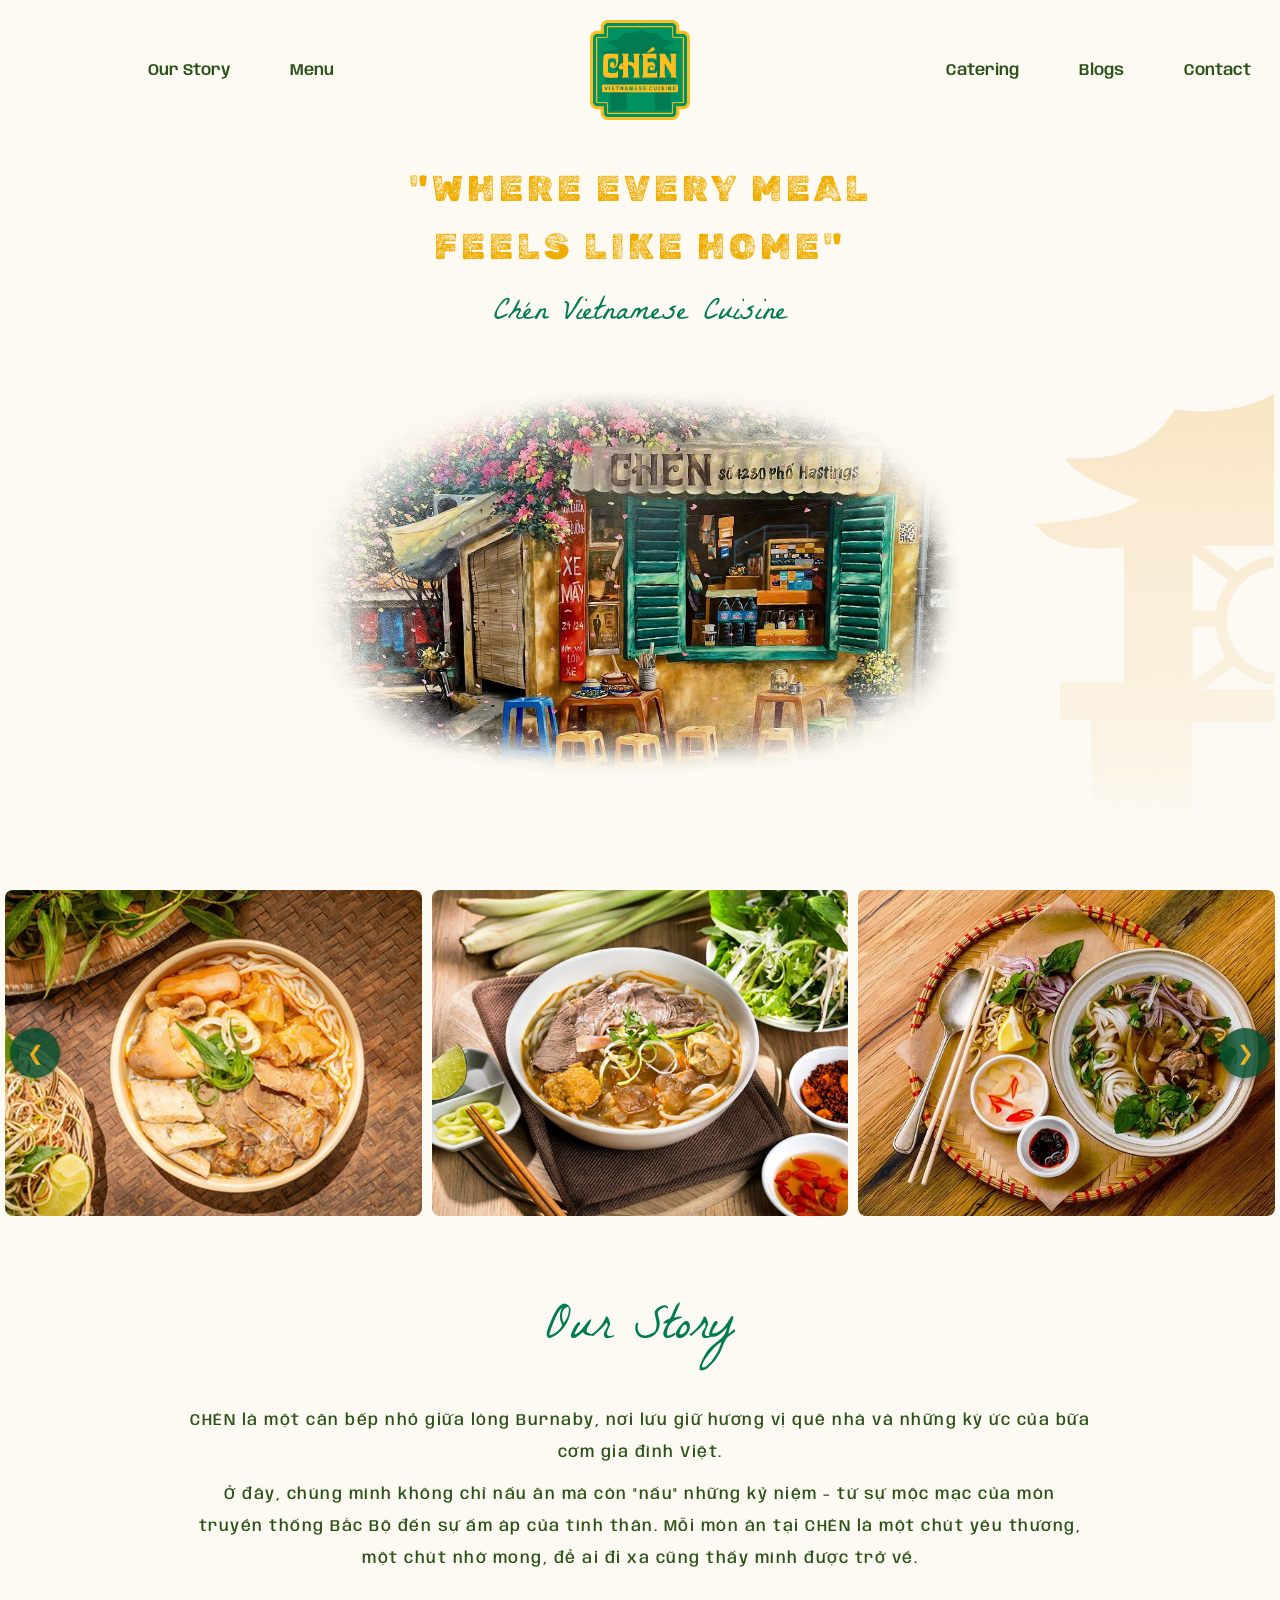
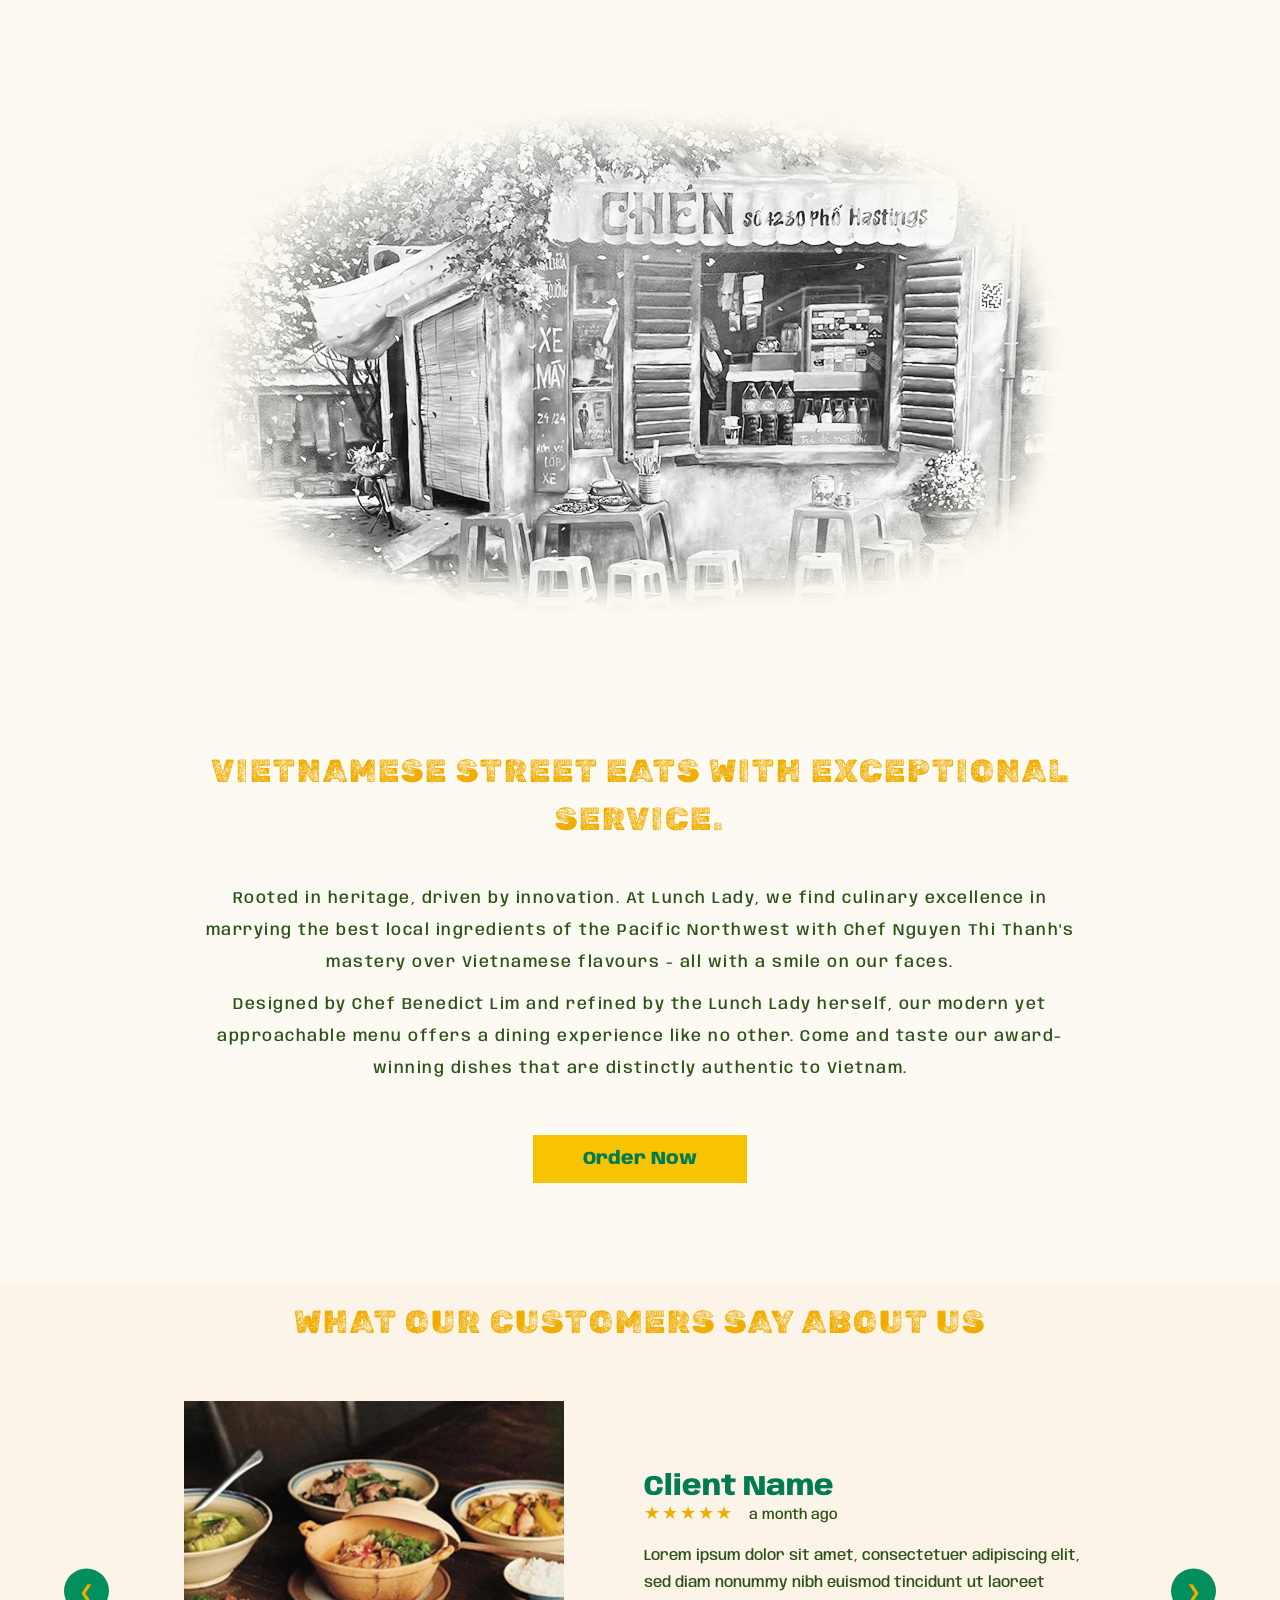
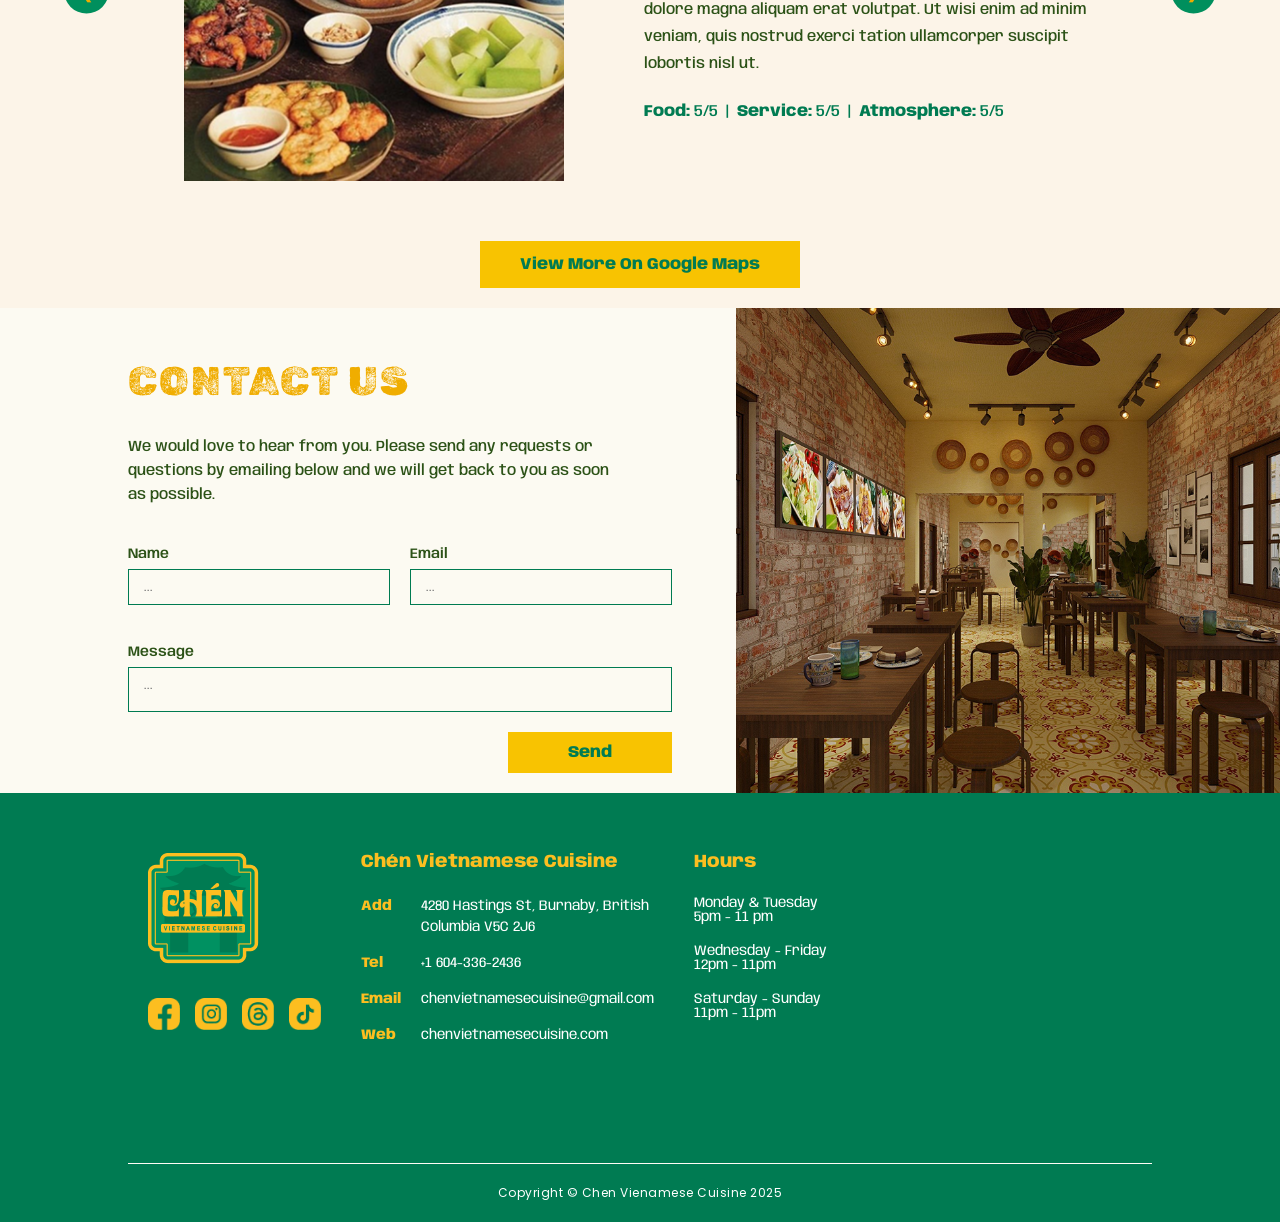
<file: index.html>
<!DOCTYPE html>
<html lang="vi">

<head>
    <meta charset="UTF-8">
    <meta name="viewport" content="width=device-width, initial-scale=1.0">
    <title>Chén Vietnamese Cuisine</title>

    <link rel="preconnect" href="https://fonts.googleapis.com">
    <link rel="preconnect" href="https://fonts.gstatic.com" crossorigin>
    <link
        href="https://fonts.googleapis.com/css2?family=Anybody:wght@400;500;600;800&family=La+Belle+Aurore&family=Poppins:wght@400&family=Rubik+Dirt&display=swap"
        rel="stylesheet">
    <link rel="stylesheet" href="assets/css/style.css">
</head>

<body>
    <header class="main-header">
        <button class="hamburger-btn" id="hamburgerBtn" aria-label="Open menu">
            <span></span>
            <span></span>
            <span></span>
        </button>

        <!-- Mobile Menu Overlay -->
        <div class="mobile-menu-overlay" id="mobileMenuOverlay">
            <button class="mobile-menu-close" id="mobileMenuClose" aria-label="Close menu">&#10005;</button>
            <ul class="mobile-nav-links">
                <li><a href="about-us.html">Our Story</a></li>
                <li><a href="menu.html">Menu</a></li>
                <li><a href="catering.html">Catering</a></li>
                <li><a href="blog.html">Blogs</a></li>
                <li><a href="contact.html">Contact</a></li>
            </ul>
        </div>
        <nav class="navbar">
            <ul class="nav-links nav-left">
                <li><a href="about-us.html">Our Story</a></li>
                <li><a href="menu.html">Menu</a></li>
            </ul>

            <a href="index.html" class="logo">
                <img src="assets/images/logo.png" alt="Chén Vietnamese Cuisine Logo">
            </a>

            <ul class="nav-links nav-right">
                <li><a href="catering.html">Catering</a></li>
                <li><a href="blog.html">Blogs</a></li>
                <li><a href="contact.html">Contact</a></li>
            </ul>
        </nav>
    </header>

    <section class="hero-section">
        <div class="watermark-container">
            <img src="assets/images/watermark.png" alt="Họa tiết trang trí" class="watermark-img">
        </div>

        <div class="hero-text">
            <h1 class="quote">"WHERE EVERY MEAL<br>FEELS LIKE HOME"</h1>
            <p class="subtitle">Chén Vietnamese Cuisine</p>
        </div>

        <div class="hero-image">
            <img src="assets/images/storefront.png" alt="Cửa hàng Chén Vietnamese Cuisine">
        </div>
    </section>

    <section class="food-slider-section">
        <div class="slider-container">
            <button class="slider-btn prev-btn" aria-label="Previous image">&#10094;</button>

            <div class="slider-track" id="sliderTrack">
                <div class="slide"><img src="assets/images/food1.png" alt="Món bún bò"></div>
                <div class="slide"><img src="assets/images/food2.png" alt="Món bún phở"></div>
                <div class="slide"><img src="assets/images/food3.png" alt="Món gỏi cuốn"></div>
                <div class="slide"><img src="assets/images/food2.png" alt="Món bún phở"></div>
                <div class="slide"><img src="assets/images/food4.png" alt="Món bún huế"></div>
                <div class="slide"><img src="assets/images/food5.png" alt="Món bún đậu"></div>
            </div>

            <button class="slider-btn next-btn" aria-label="Next image">&#10095;</button>
        </div>
    </section>

    <section class="about-us-section">
        <div class="about-container">
            <h2 class="story-title">Our Story</h2>

            <p class="story-text">
                CHÉN là một căn bếp nhỏ giữa lòng Burnaby, nơi lưu giữ hương vị quê nhà và những ký ức của bữa cơm gia
                đình Việt.
            </p>
            <p class="story-text">
                Ở đây, chúng mình không chỉ nấu ăn mà còn "nấu" những kỷ niệm - từ sự mộc mạc của món truyền thống Bắc
                Bộ đến sự ấm áp của tình thân. Mỗi món ăn tại CHÉN là một chút yêu thương, một chút nhớ mong, để ai đi
                xa cũng thấy mình được trở về.
            </p>

            <div class="story-image-wrapper">
                <img src="assets/images/storefront2.png" alt="Chén Black and White" class="bw-faded-img">
            </div>

            <h2 class="street-eats-title">VIETNAMESE STREET EATS WITH EXCEPTIONAL SERVICE.</h2>

            <p class="story-text">
                Rooted in heritage, driven by innovation. At Lunch Lady, we find culinary excellence in marrying the
                best local ingredients of the Pacific Northwest with Chef Nguyen Thi Thanh's mastery over Vietnamese
                flavours - all with a smile on our faces.
            </p>
            <p class="story-text">
                Designed by Chef Benedict Lim and refined by the Lunch Lady herself, our modern yet approachable menu
                offers a dining experience like no other. Come and taste our award-winning dishes that are distinctly
                authentic to Vietnam.
            </p>

            <div class="btn-container">
                <a href="#" class="order-btn">Order Now</a>
            </div>
        </div>
    </section>

    <section class="customer-reviews-section">
        <h2 class="reviews-title">WHAT OUR CUSTOMERS SAY ABOUT US</h2>

        <div class="reviews-slider-wrapper">
            <button class="review-btn review-prev-btn" aria-label="Previous review">&#10094;</button>

            <div class="reviews-viewport">
                <div class="reviews-track" id="reviewsTrack">

                    <div class="review-slide">
                        <div class="review-image">
                            <img src="assets/images/review-food1.png" alt="Customer Photo">
                        </div>
                        <div class="review-content">
                            <h3 class="client-name">Client Name</h3>
                            <div class="review-meta">
                                <span class="stars">&#9733;&#9733;&#9733;&#9733;&#9733;</span>
                                <span class="time-ago">a month ago</span>
                            </div>
                            <p class="review-text">
                                Lorem ipsum dolor sit amet, consectetuer adipiscing elit, sed diam nonummy nibh euismod
                                tincidunt ut laoreet dolore magna aliquam erat volutpat. Ut wisi enim ad minim veniam,
                                quis nostrud exerci tation ullamcorper suscipit lobortis nisl ut.
                            </p>
                            <p class="review-ratings">
                                <strong>Food:</strong> 5/5 &nbsp;|&nbsp; <strong>Service:</strong> 5/5 &nbsp;|&nbsp;
                                <strong>Atmosphere:</strong> 5/5
                            </p>
                        </div>
                    </div>

                    <div class="review-slide">
                        <div class="review-image">
                            <img src="assets/images/review-food2.png" alt="Customer Photo">
                        </div>
                        <div class="review-content">
                            <h3 class="client-name">John Doe</h3>
                            <div class="review-meta">
                                <span class="stars">&#9733;&#9733;&#9733;&#9733;&#9733;</span>
                                <span class="time-ago">2 weeks ago</span>
                            </div>
                            <p class="review-text">
                                The best Vietnamese food in town! The pho broth is incredibly rich and authentic. Highly
                                recommend the spring rolls as well. Exceptional service with a smile.
                                Lorem ipsum dolor sit amet, consectetuer adipiscing elit, sed diam nonummy nibh euismod
                                tincidunt ut laoreet dolore magna aliquam erat volutpat. Ut wisi enim ad minim veniam,
                                quis nostrud exerci tation ullamcorper suscipit lobortis nisl ut.
                            </p>
                            <p class="review-ratings">
                                <strong>Food:</strong> 5/5 &nbsp;|&nbsp; <strong>Service:</strong> 5/5 &nbsp;|&nbsp;
                                <strong>Atmosphere:</strong> 5/5
                            </p>
                        </div>
                    </div>

                </div>
            </div>

            <button class="review-btn review-next-btn" aria-label="Next review">&#10095;</button>
        </div>

        <div class="maps-btn-container">
            <a href="#" class="view-maps-btn">View More On Google Maps</a>
        </div>
    </section>

    <section class="contact-section">
        <div class="contact-container">
            <div class="contact-form-side">
                <h2 class="contact-title">CONTACT US</h2>
                <p class="contact-desc">
                    We would love to hear from you. Please send any requests or questions by emailing below and we will
                    get back to you as soon as possible.
                </p>

                <form class="contact-form">
                    <div class="form-row">
                        <div class="form-group">
                            <label for="name">Name</label>
                            <input type="text" id="name" name="name" placeholder="...">
                        </div>
                        <div class="form-group">
                            <label for="email">Email</label>
                            <input type="email" id="email" name="email" placeholder="...">
                        </div>
                    </div>

                    <div class="form-group">
                        <label for="message">Message</label>
                        <textarea id="message" name="message" rows="1" placeholder="..."></textarea>
                    </div>

                    <div class="form-submit">
                        <button type="submit" class="send-btn">Send</button>
                    </div>
                </form>
            </div>

            <div class="contact-image-side">
                <img src="assets/images/contact.png" alt="Nhà hàng Chén">
            </div>
        </div>
    </section>

    <footer class="main-footer">
        <div class="footer-container">
            <div class="footer-column footer-brand">
                <a href="index.html" class="footer-logo">
                    <img src="assets/images/logo2.png" alt="Logo Footer">
                </a>
                <div class="social-icons">
                    <a href="#"><img src="assets/images/facebook.png" alt="Facebook"></a>
                    <a href="#"><img src="assets/images/instagram.png" alt="Instagram"></a>
                    <a href="#"><img src="assets/images/thread.png" alt="Threads"></a>
                    <a href="#"><img src="assets/images/tiktok.png" alt="Tiktok"></a>
                </div>
            </div>

            <div class="footer-column footer-info">
                <h3 class="footer-heading">Chén Vietnamese Cuisine</h3>
                <div class="info-item">
                    <span class="info-label">Add</span>
                    <p>4280 Hastings St, Burnaby, British Columbia V5C 2J6</p>
                </div>
                <div class="info-item">
                    <span class="info-label">Tel</span>
                    <p>+1 604-336-2436</p>
                </div>
                <div class="info-item">
                    <span class="info-label">Email</span>
                    <p>chenvietnamesecuisine@gmail.com</p>
                </div>
                <div class="info-item">
                    <span class="info-label">Web</span>
                    <p>chenvietnamesecuisine.com</p>
                </div>
            </div>

            <div class="footer-column footer-hours">
                <h3 class="footer-heading">Hours</h3>
                <div class="hour-item">
                    <p>Monday & Tuesday</p>
                    <p class="time">5pm - 11 pm</p>
                </div>
                <div class="hour-item">
                    <p>Wednesday - Friday</p>
                    <p class="time">12pm - 11pm</p>
                </div>
                <div class="hour-item">
                    <p>Saturday - Sunday</p>
                    <p class="time">11pm - 11pm</p>
                </div>
            </div>

            <div class="footer-column footer-map">
                <div class="map-container">
                    <iframe
                        src="https://www.google.com/maps/embed?pb=!1m18!1m12!1m3!1d2602.810578505021!2d-123.0093838!3d49.281895!2m3!1f0!2f0!3f0!3m2!1i1024!2i768!4f13.1!3m3!1m2!1s0x548677270f20d753%3A0x6336e4f165e63840!2zNDI4MCBIYXN0aW5ncyBTdCwgQnVybmFieSwgQkMgVjVDIDJKNiwgQ2FuYWRh!5e0!3m2!1svi!2s!4v1710000000000"
                        allowfullscreen="" loading="lazy" referrerpolicy="no-referrer-when-downgrade">
                    </iframe>
                </div>
            </div>
        </div>

        <div class="footer-bottom">
            <p>Copyright © Chen Vienamese Cuisine 2025</p>
        </div>
    </footer>
    <script src="assets/js/script.js"></script>
    <script>
        document.addEventListener('DOMContentLoaded', () => {
            const initSlider = (trackId, prevBtnClass, nextBtnClass, slideClass, intervalTime) => {
                const track = document.getElementById(trackId);
                if (!track) return;

                const prevBtn = document.querySelector(prevBtnClass);
                const nextBtn = document.querySelector(nextBtnClass);
                const slides = track.querySelectorAll(slideClass);

                if (slides.length === 0) return;

                let currentIndex = 0;
                let autoPlayInterval;

                const getMaxIndex = () => {
                    const slideWidth = slides[0].clientWidth;
                    const visibleSlides = Math.round(track.clientWidth / slideWidth) || 1;
                    return Math.max(0, slides.length - visibleSlides);
                };

                const updateSlider = () => {
                    const slideWidth = slides[0].clientWidth;
                    const maxIndex = getMaxIndex();

                    if (currentIndex > maxIndex) currentIndex = maxIndex;
                    if (currentIndex < 0) currentIndex = 0;

                    track.style.transform = `translateX(-${currentIndex * slideWidth}px)`;
                };

                const nextSlide = () => {
                    currentIndex = (currentIndex >= getMaxIndex()) ? 0 : currentIndex + 1;
                    updateSlider();
                };

                const prevSlide = () => {
                    currentIndex = (currentIndex <= 0) ? getMaxIndex() : currentIndex - 1;
                    updateSlider();
                };

                const startAutoPlay = () => {
                    clearInterval(autoPlayInterval);
                    autoPlayInterval = setInterval(nextSlide, intervalTime);
                };

                if (nextBtn) {
                    nextBtn.addEventListener('click', () => {
                        nextSlide();
                        startAutoPlay();
                    });
                }

                if (prevBtn) {
                    prevBtn.addEventListener('click', () => {
                        prevSlide();
                        startAutoPlay();
                    });
                }

                window.addEventListener('resize', () => {
                    currentIndex = 0;
                    updateSlider();
                });

                // Khởi động
                setTimeout(() => {
                    updateSlider();
                    startAutoPlay();
                }, 100);
            };
            initSlider('sliderTrack', '.prev-btn', '.next-btn', '.slide', 3000);
            initSlider('reviewsTrack', '.review-prev-btn', '.review-next-btn', '.review-slide', 5000);
        });
    </script>

</body>

</html>
</file>
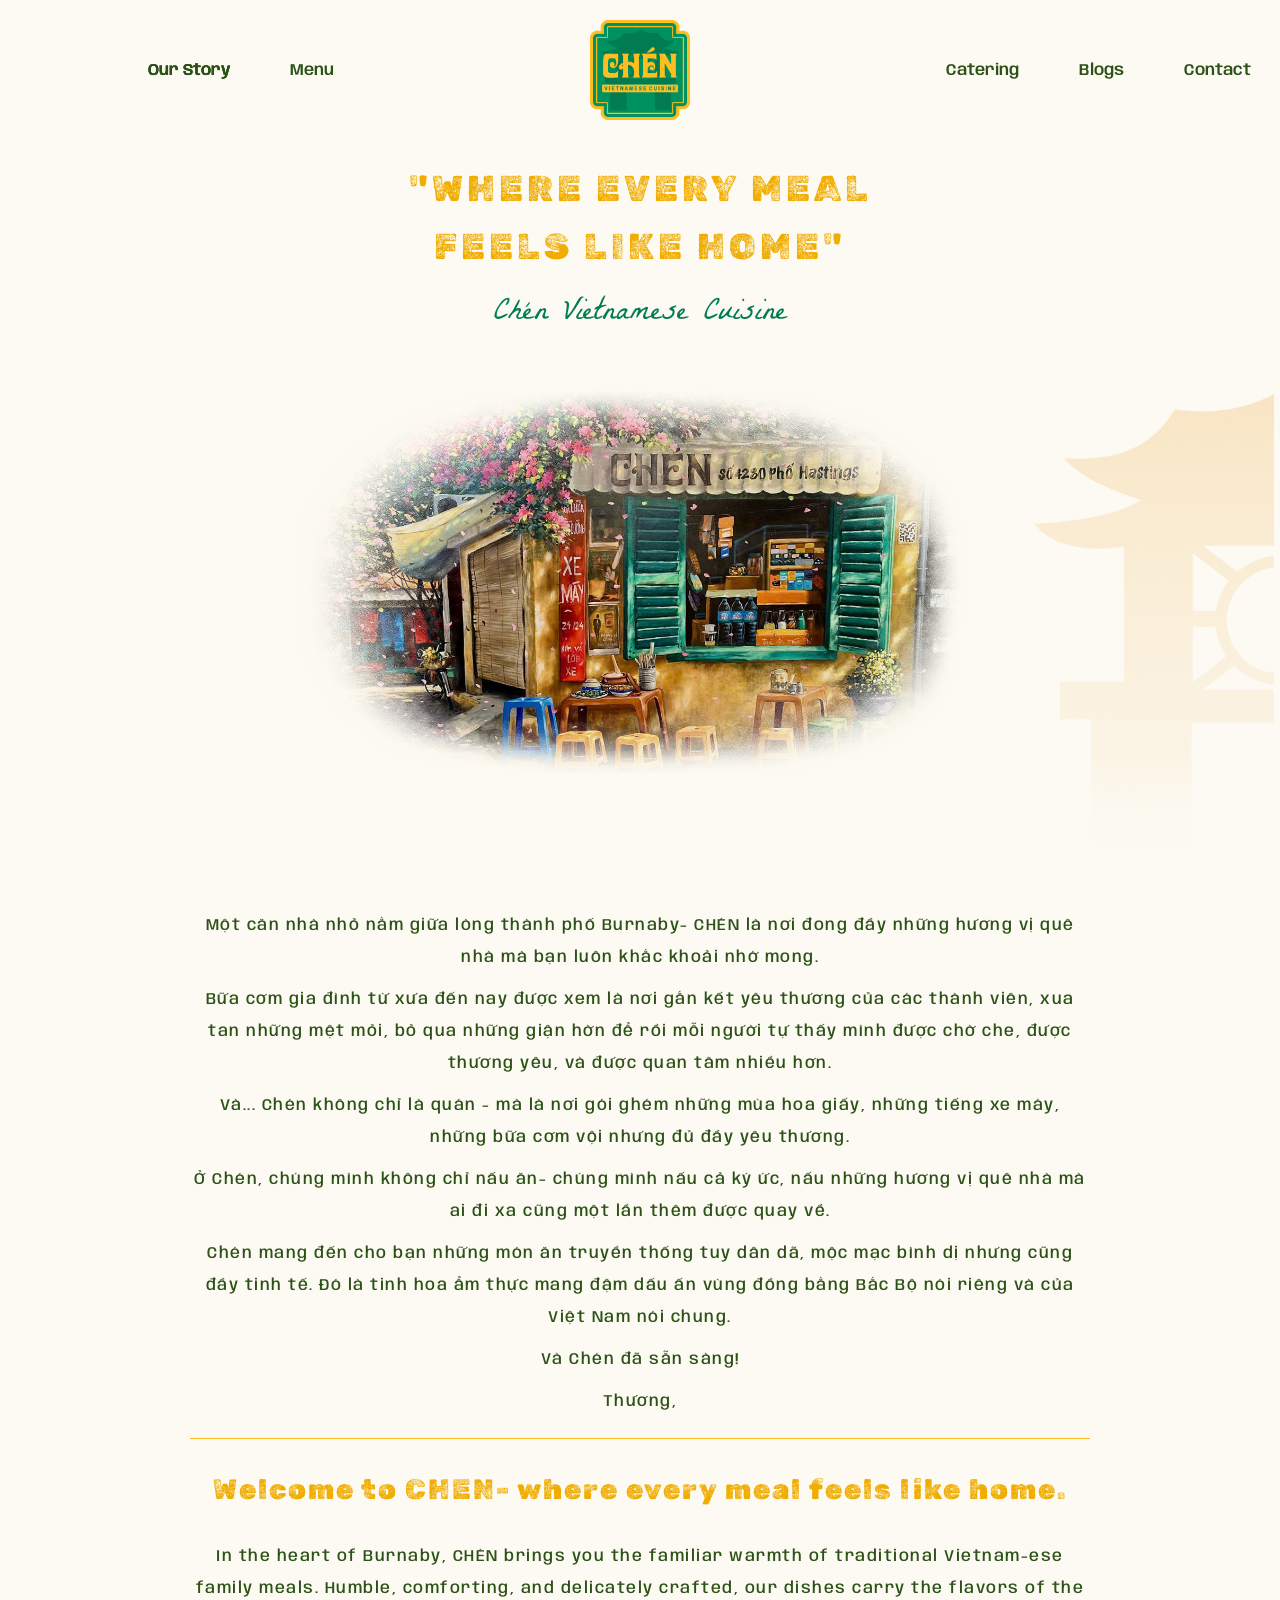
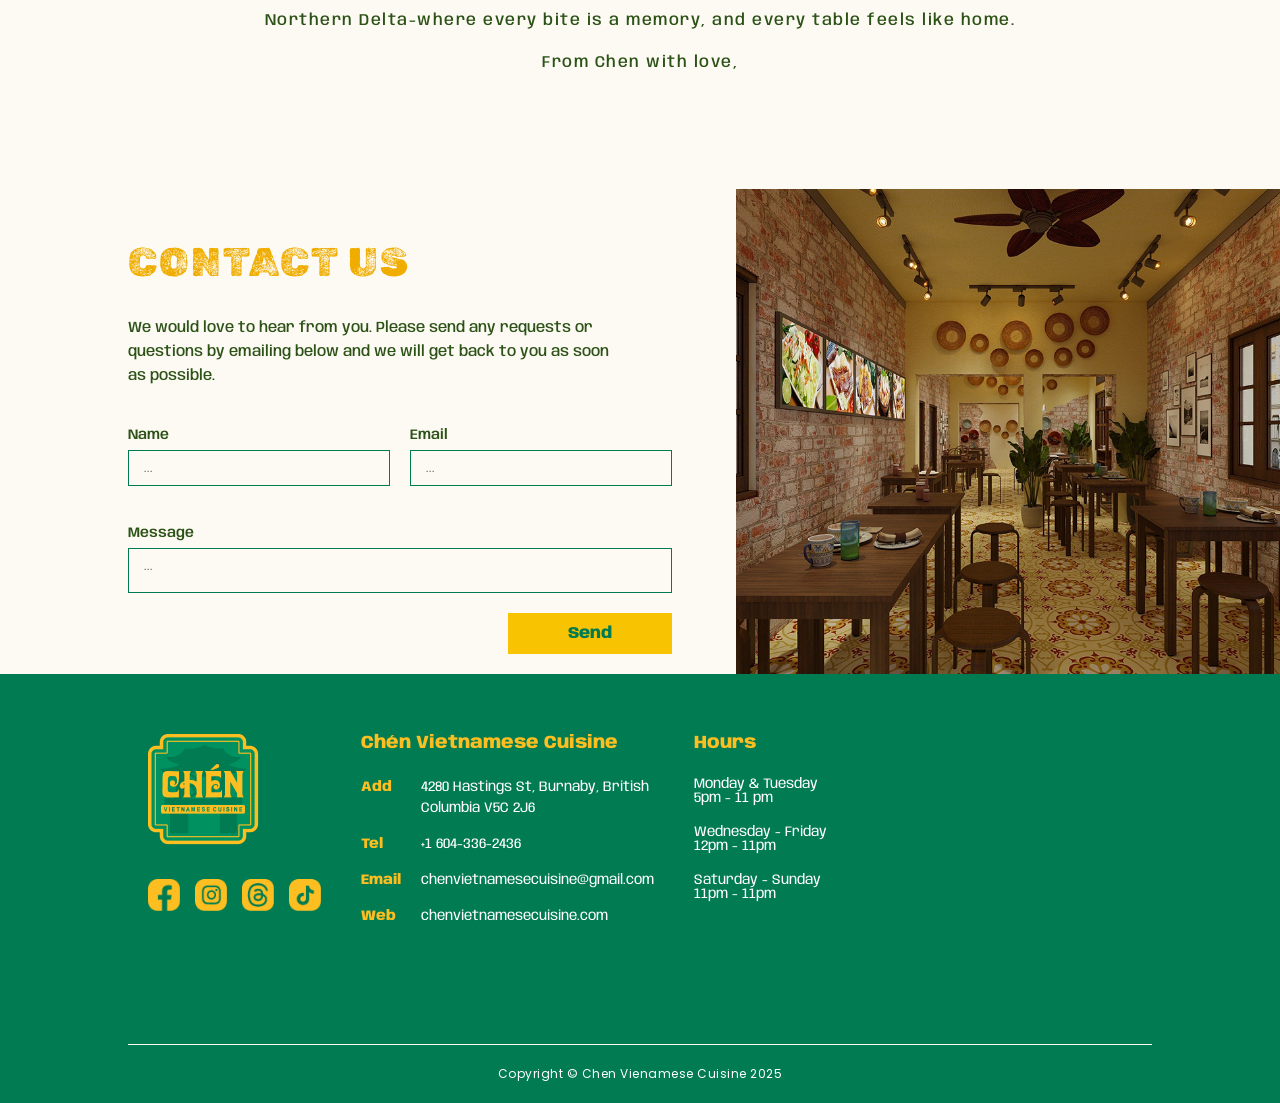
<file: about-us.html>
<!DOCTYPE html>
<html lang="vi">

<head>
    <meta charset="UTF-8">
    <meta name="viewport" content="width=device-width, initial-scale=1.0">
    <title>Chén Vietnamese Cuisine</title>
    <link rel="preconnect" href="https://fonts.googleapis.com">
    <link rel="preconnect" href="https://fonts.gstatic.com" crossorigin>
    <link href="https://fonts.googleapis.com/css2?family=Anybody:wght@400;500;600;800&family=La+Belle+Aurore&family=Poppins:wght@400&family=Rubik+Dirt&display=swap" rel="stylesheet">   
    <link rel="stylesheet" href="assets/css/style.css">
    <link rel="stylesheet" href="assets/css/about-us.css">
</head>

<body>
    <header class="main-header">
        <button class="hamburger-btn" id="hamburgerBtn" aria-label="Open menu">
            <span></span>
            <span></span>
            <span></span>
        </button>

        <!-- Mobile Menu Overlay -->
        <div class="mobile-menu-overlay" id="mobileMenuOverlay">
            <button class="mobile-menu-close" id="mobileMenuClose" aria-label="Close menu">&#10005;</button>
            <ul class="mobile-nav-links">
                <li><a href="about-us.html" class="active">Our Story</a></li>
                <li><a href="menu.html">Menu</a></li>
                <li><a href="catering.html">Catering</a></li>
                <li><a href="blog.html">Blogs</a></li>
                <li><a href="#">Contact</a></li>
            </ul>
        </div>
        <nav class="navbar">
            <ul class="nav-links nav-left">
                <li><a href="about-us.html" class="active">Our Story</a></li>
                <li><a href="menu.html">Menu</a></li>
            </ul>

            <a href="index.html" class="logo">
                <img src="assets/images/logo.png" alt="Chén Vietnamese Cuisine Logo">
            </a>

            <ul class="nav-links nav-right">
                <li><a href="catering.html">Catering</a></li>
                <li><a href="blog.html">Blogs</a></li>
                <li><a href="#">Contact</a></li>
            </ul>
        </nav>
    </header>

    <section class="hero-section">
        <div class="watermark-container">
            <img src="assets/images/watermark.png" alt="Họa tiết trang trí" class="watermark-img">
        </div>

        <div class="hero-text">
            <h1 class="quote">"WHERE EVERY MEAL<br>FEELS LIKE HOME"</h1>
            <p class="subtitle">Chén Vietnamese Cuisine</p>
        </div>

        <div class="hero-image">
            <img src="assets/images/storefront.png" alt="Cửa hàng Chén Vietnamese Cuisine">
        </div>
    </section>

    <section class="about-us-section">
        <div class="about-container">
            <p class="story-text">
                Một căn nhà nhỏ nằm giữa lòng thành phố Burnaby- CHÉN là nơi đong đầy những hương vị quê nhà mà bạn luôn khắc 
                khoải nhớ mong.
            </p>
            <p class="story-text">
                Bữa cơm gia đình từ xưa đến nay được xem là nơi gắn kết yêu thương của các thành viên, xua tan những mệt mỏi, bỏ 
                qua những giận hờn để rồi mỗi người tự thấy mình được chờ che, được thương yêu, và được quan tâm nhiều hơn.
            </p>
            <p class="story-text">
                Và... Chén không chỉ là quán - mà là nơi gói ghém những mùa hoa giấy, những tiếng xe máy, những bữa cơm vội nhưng 
                đủ đầy yêu thương.
            </p>
            <p class="story-text">
                Ở Chén, chúng mình không chỉ nấu ăn- chúng mình nấu cả ký ức, nấu những hương vị quê nhà mà ai đi xa cũng một lần 
                thêm được quay về.
            </p>
            <p class="story-text">
                Chén mang đến cho bạn những món ăn truyền thống tuy dân dã, mộc mạc bình dị nhưng cũng đầy tinh tế. Đó là tinh hoa 
                ẩm thực mang đậm dấu ấn vùng đồng bằng Bắc Bộ nói riêng và của Việt Nam nói chung.
            </p>
            <p class="story-text">
                Và Chén đã sẵn sàng!
            </p>
            <p class="story-text">
                Thương,
            </p>
            <hr style="margin-top: 20px; background-color: #FCBE20; height: 1px; border: none;">

            <h2 class="about-us-title">Welcome to CHEN- where every meal feels like home.</h2>

            <p class="story-text">
                In the heart of Burnaby, CHÉN brings you the familiar warmth of traditional Vietnam-ese family meals. Humble, 
                comforting, and delicately crafted, our dishes carry the flavors of the Northern Delta-where every bite is a 
                memory, and every table feels like home.
            </p>
            <p class="story-text">
                From Chen with love,
            </p>
        </div>
    </section>

    <section class="contact-section">
        <div class="contact-container">
            <div class="contact-form-side">
                <h2 class="contact-title">CONTACT US</h2>
                <p class="contact-desc">
                    We would love to hear from you. Please send any requests or questions by emailing below and we will
                    get back to you as soon as possible.
                </p>

                <form class="contact-form">
                    <div class="form-row">
                        <div class="form-group">
                            <label for="name">Name</label>
                            <input type="text" id="name" name="name" placeholder="...">
                        </div>
                        <div class="form-group">
                            <label for="email">Email</label>
                            <input type="email" id="email" name="email" placeholder="...">
                        </div>
                    </div>

                    <div class="form-group">
                        <label for="message">Message</label>
                        <textarea id="message" name="message" rows="1" placeholder="..."></textarea>
                    </div>

                    <div class="form-submit">
                        <button type="submit" class="send-btn">Send</button>
                    </div>
                </form>
            </div>

            <div class="contact-image-side">
                <img src="assets/images/contact.png" alt="Nhà hàng Chén">
            </div>
        </div>
    </section>

    <footer class="main-footer">
        <div class="footer-container">
            <div class="footer-column footer-brand">
                <a href="index.html" class="footer-logo">
                    <img src="assets/images/logo2.png" alt="Logo Footer">
                </a>
                <div class="social-icons">
                    <a href="#"><img src="assets/images/facebook.png" alt="Facebook"></a>
                    <a href="#"><img src="assets/images/instagram.png" alt="Instagram"></a>
                    <a href="#"><img src="assets/images/thread.png" alt="Threads"></a>
                    <a href="#"><img src="assets/images/tiktok.png" alt="Tiktok"></a>
                </div>
            </div>

            <div class="footer-column footer-info">
                <h3 class="footer-heading">Chén Vietnamese Cuisine</h3>
                <div class="info-item">
                    <span class="info-label">Add</span>
                    <p>4280 Hastings St, Burnaby, British Columbia V5C 2J6</p>
                </div>
                <div class="info-item">
                    <span class="info-label">Tel</span>
                    <p>+1 604-336-2436</p>
                </div>
                <div class="info-item">
                    <span class="info-label">Email</span>
                    <p>chenvietnamesecuisine@gmail.com</p>
                </div>
                <div class="info-item">
                    <span class="info-label">Web</span>
                    <p>chenvietnamesecuisine.com</p>
                </div>
            </div>

            <div class="footer-column footer-hours">
                <h3 class="footer-heading">Hours</h3>
                <div class="hour-item">
                    <p>Monday & Tuesday</p>
                    <p class="time">5pm - 11 pm</p>
                </div>
                <div class="hour-item">
                    <p>Wednesday - Friday</p>
                    <p class="time">12pm - 11pm</p>
                </div>
                <div class="hour-item">
                    <p>Saturday - Sunday</p>
                    <p class="time">11pm - 11pm</p>
                </div>
            </div>

            <div class="footer-column footer-map">
                <div class="map-container">
                    <iframe
                        src="https://www.google.com/maps/embed?pb=!1m18!1m12!1m3!1d2602.810578505021!2d-123.0093838!3d49.281895!2m3!1f0!2f0!3f0!3m2!1i1024!2i768!4f13.1!3m3!1m2!1s0x548677270f20d753%3A0x6336e4f165e63840!2zNDI4MCBIYXN0aW5ncyBTdCwgQnVybmFieSwgQkMgVjVDIDJKNiwgQ2FuYWRh!5e0!3m2!1svi!2s!4v1710000000000"
                        allowfullscreen="" loading="lazy" referrerpolicy="no-referrer-when-downgrade">
                    </iframe>
                </div>
            </div>
        </div>

        <div class="footer-bottom">
            <p>Copyright © Chen Vienamese Cuisine 2025</p>
        </div>
    </footer>

    <script src="assets/js/script.js"></script>
</body>
</file>
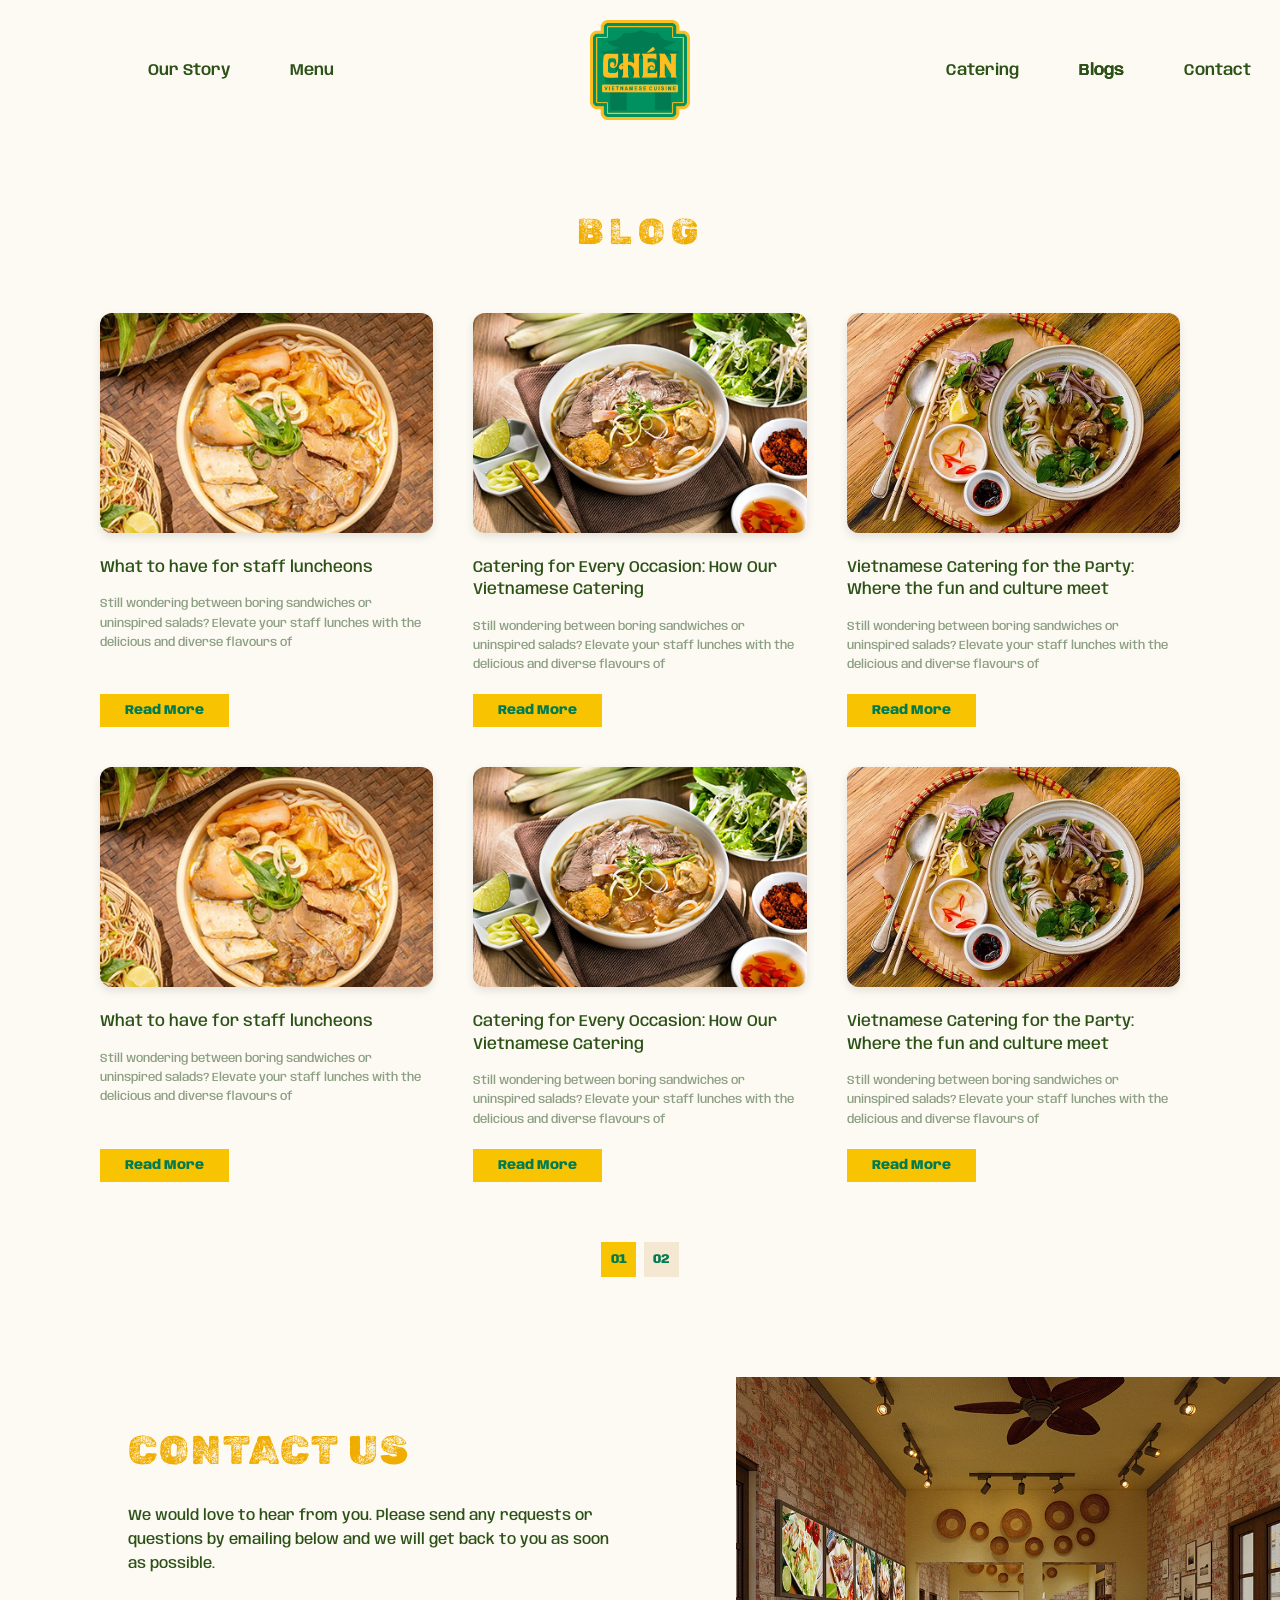
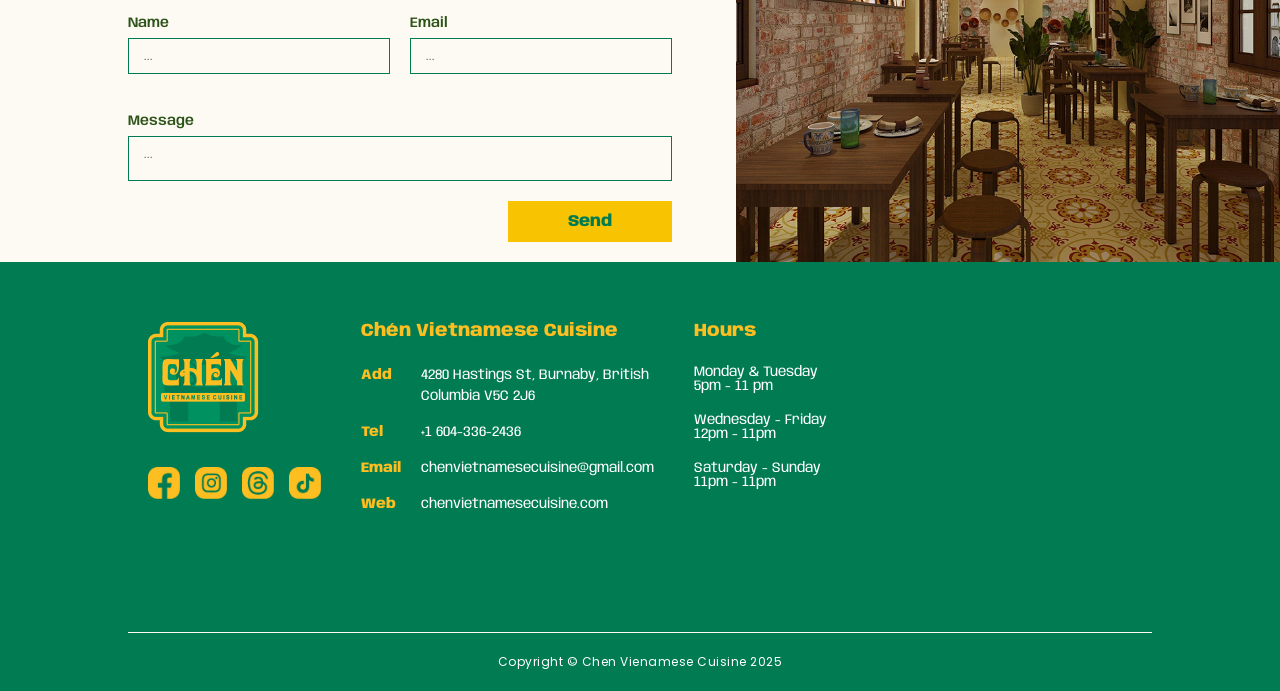
<file: blog.html>
<!DOCTYPE html>
<html lang="vi">

<head>
    <meta charset="UTF-8">
    <meta name="viewport" content="width=device-width, initial-scale=1.0">
    <title>Chén Vietnamese Cuisine</title>
    <link rel="preconnect" href="https://fonts.googleapis.com">
    <link rel="preconnect" href="https://fonts.gstatic.com" crossorigin>
    <link
        href="https://fonts.googleapis.com/css2?family=Anybody:wght@400;500;600;800&family=La+Belle+Aurore&family=Poppins:wght@400&family=Rubik+Dirt&display=swap"
        rel="stylesheet">
    <link rel="stylesheet" href="assets/css/style.css">
    <link rel="stylesheet" href="assets/css/blog.css">
</head>

<body>
    <header class="main-header">
        <button class="hamburger-btn" id="hamburgerBtn" aria-label="Open menu">
            <span></span>
            <span></span>
            <span></span>
        </button>

        <!-- Mobile Menu Overlay -->
        <div class="mobile-menu-overlay" id="mobileMenuOverlay">
            <button class="mobile-menu-close" id="mobileMenuClose" aria-label="Close menu">&#10005;</button>
            <ul class="mobile-nav-links">
                <li><a href="about-us.html">Our Story</a></li>
                <li><a href="menu.html">Menu</a></li>
                <li><a href="catering.html">Catering</a></li>
                <li><a href="blog.html" class="active">Blogs</a></li>
                <li><a href="contact.html">Contact</a></li>
            </ul>
        </div>
        <nav class="navbar">
            <ul class="nav-links nav-left">
                <li><a href="about-us.html">Our Story</a></li>
                <li><a href="menu.html">Menu</a></li>
            </ul>

            <a href="index.html" class="logo">
                <img src="assets/images/logo.png" alt="Chén Vietnamese Cuisine Logo">
            </a>

            <ul class="nav-links nav-right">
                <li><a href="catering.html">Catering</a></li>
                <li><a href="blog.html" class="active">Blogs</a></li>
                <li><a href="contact.html">Contact</a></li>
            </ul>
        </nav>
    </header>

    <section class="blog-section">
        <h1 class="blog-page-title">BLOG</h1>

        <div class="blog-grid">

            <article class="blog-card">
                <a href="blog-detail.html">
                    <img src="assets/images/blog1.png" alt="What to have for staff luncheons">
                </a>
                <div class="blog-content">
                    <h2 class="blog-title">
                        <a href="blog-detail.html">What to have for staff luncheons</a>
                    </h2>
                    <p class="blog-excerpt">
                        Still wondering between boring sandwiches or uninspired salads? Elevate your staff lunches with
                        the delicious and diverse flavours of
                    </p>
                    <a href="blog-detail.html" class="read-more-btn">Read More</a>
                </div>
            </article>

            <article class="blog-card">
                <a href="blog-detail.html">
                    <img src="assets/images/blog2.png" alt="Catering for Every Occasion">
                </a>
                <div class="blog-content">
                    <h2 class="blog-title">
                        <a href="blog-detail.html">Catering for Every Occasion: How Our Vietnamese Catering</a>
                    </h2>
                    <p class="blog-excerpt">
                        Still wondering between boring sandwiches or uninspired salads? Elevate your staff lunches with
                        the delicious and diverse flavours of
                    </p>
                    <a href="blog-detail.html" class="read-more-btn">Read More</a>
                </div>
            </article>

            <article class="blog-card">
                <a href="blog-detail.html">
                    <img src="assets/images/blog3.png" alt="Vietnamese Catering for the Party">
                </a>
                <div class="blog-content">
                    <h2 class="blog-title">
                        <a href="blog-detail.html">Vietnamese Catering for the Party: Where the fun and culture meet</a>
                    </h2>
                    <p class="blog-excerpt">
                        Still wondering between boring sandwiches or uninspired salads? Elevate your staff lunches with
                        the delicious and diverse flavours of
                    </p>
                    <a href="blog-detail.html" class="read-more-btn">Read More</a>
                </div>
            </article>

            <article class="blog-card">
                <a href="blog-detail.html">
                    <img src="assets/images/blog1.png" alt="What to have for staff luncheons">
                </a>
                <div class="blog-content">
                    <h2 class="blog-title">
                        <a href="blog-detail.html">What to have for staff luncheons</a>
                    </h2>
                    <p class="blog-excerpt">
                        Still wondering between boring sandwiches or uninspired salads? Elevate your staff lunches with
                        the delicious and diverse flavours of
                    </p>
                    <a href="blog-detail.html" class="read-more-btn">Read More</a>
                </div>
            </article>

            <article class="blog-card">
                <a href="blog-detail.html">
                    <img src="assets/images/blog2.png" alt="Catering for Every Occasion">
                </a>
                <div class="blog-content">
                    <h2 class="blog-title">
                        <a href="blog-detail.html">Catering for Every Occasion: How Our Vietnamese Catering</a>
                    </h2>
                    <p class="blog-excerpt">
                        Still wondering between boring sandwiches or uninspired salads? Elevate your staff lunches with
                        the delicious and diverse flavours of
                    </p>
                    <a href="blog-detail.html" class="read-more-btn">Read More</a>
                </div>
            </article>

            <article class="blog-card">
                <a href="blog-detail.html">
                    <img src="assets/images/blog3.png" alt="Vietnamese Catering for the Party">
                </a>
                <div class="blog-content">
                    <h2 class="blog-title">
                        <a href="blog-detail.html">Vietnamese Catering for the Party: Where the fun and culture meet</a>
                    </h2>
                    <p class="blog-excerpt">
                        Still wondering between boring sandwiches or uninspired salads? Elevate your staff lunches with
                        the delicious and diverse flavours of
                    </p>
                    <a href="blog-detail.html" class="read-more-btn">Read More</a>
                </div>
            </article>

            <article class="blog-card">
                <a href="blog-detail.html">
                    <img src="assets/images/blog3.png" alt="Vietnamese Catering for the Party">
                </a>
                <div class="blog-content">
                    <h2 class="blog-title">
                        <a href="blog-detail.html">Vietnamese Catering for the Party: Where the fun and culture meet</a>
                    </h2>
                    <p class="blog-excerpt">
                        Still wondering between boring sandwiches or uninspired salads? Elevate your staff lunches with
                        the delicious and diverse flavours of
                    </p>
                    <a href="blog-detail.html" class="read-more-btn">Read More</a>
                </div>
            </article>
        </div>

        <div class="pagination" id="paginationContainer"></div>
    </section>

    <section class="contact-section">
        <div class="contact-container">
            <div class="contact-form-side">
                <h2 class="contact-title">CONTACT US</h2>
                <p class="contact-desc">
                    We would love to hear from you. Please send any requests or questions by emailing below and we will
                    get back to you as soon as possible.
                </p>

                <form class="contact-form">
                    <div class="form-row">
                        <div class="form-group">
                            <label for="name">Name</label>
                            <input type="text" id="name" name="name" placeholder="...">
                        </div>
                        <div class="form-group">
                            <label for="email">Email</label>
                            <input type="email" id="email" name="email" placeholder="...">
                        </div>
                    </div>

                    <div class="form-group">
                        <label for="message">Message</label>
                        <textarea id="message" name="message" rows="1" placeholder="..."></textarea>
                    </div>

                    <div class="form-submit">
                        <button type="submit" class="send-btn">Send</button>
                    </div>
                </form>
            </div>

            <div class="contact-image-side">
                <img src="assets/images/contact.png" alt="Nhà hàng Chén">
            </div>
        </div>
    </section>

    <footer class="main-footer">
        <div class="footer-container">
            <div class="footer-column footer-brand">
                <a href="index.html" class="footer-logo">
                    <img src="assets/images/logo2.png" alt="Logo Footer">
                </a>
                <div class="social-icons">
                    <a href="#"><img src="assets/images/facebook.png" alt="Facebook"></a>
                    <a href="#"><img src="assets/images/instagram.png" alt="Instagram"></a>
                    <a href="#"><img src="assets/images/thread.png" alt="Threads"></a>
                    <a href="#"><img src="assets/images/tiktok.png" alt="Tiktok"></a>
                </div>
            </div>

            <div class="footer-column footer-info">
                <h3 class="footer-heading">Chén Vietnamese Cuisine</h3>
                <div class="info-item">
                    <span class="info-label">Add</span>
                    <p>4280 Hastings St, Burnaby, British Columbia V5C 2J6</p>
                </div>
                <div class="info-item">
                    <span class="info-label">Tel</span>
                    <p>+1 604-336-2436</p>
                </div>
                <div class="info-item">
                    <span class="info-label">Email</span>
                    <p>chenvietnamesecuisine@gmail.com</p>
                </div>
                <div class="info-item">
                    <span class="info-label">Web</span>
                    <p>chenvietnamesecuisine.com</p>
                </div>
            </div>

            <div class="footer-column footer-hours">
                <h3 class="footer-heading">Hours</h3>
                <div class="hour-item">
                    <p>Monday & Tuesday</p>
                    <p class="time">5pm - 11 pm</p>
                </div>
                <div class="hour-item">
                    <p>Wednesday - Friday</p>
                    <p class="time">12pm - 11pm</p>
                </div>
                <div class="hour-item">
                    <p>Saturday - Sunday</p>
                    <p class="time">11pm - 11pm</p>
                </div>
            </div>

            <div class="footer-column footer-map">
                <div class="map-container">
                    <iframe
                        src="https://www.google.com/maps/embed?pb=!1m18!1m12!1m3!1d2602.810578505021!2d-123.0093838!3d49.281895!2m3!1f0!2f0!3f0!3m2!1i1024!2i768!4f13.1!3m3!1m2!1s0x548677270f20d753%3A0x6336e4f165e63840!2zNDI4MCBIYXN0aW5ncyBTdCwgQnVybmFieSwgQkMgVjVDIDJKNiwgQ2FuYWRh!5e0!3m2!1svi!2s!4v1710000000000"
                        allowfullscreen="" loading="lazy" referrerpolicy="no-referrer-when-downgrade">
                    </iframe>
                </div>
            </div>
        </div>

        <div class="footer-bottom">
            <p>Copyright © Chen Vienamese Cuisine 2025</p>
        </div>
    </footer>

    <script src="assets/js/script.js"></script>
    <script>
        document.addEventListener('DOMContentLoaded', () => {
            const blogCards = document.querySelectorAll('.blog-card');
            const paginationContainer = document.getElementById('paginationContainer');

            const itemsPerPage = 6; 
            let currentPage = 1;
            const totalPages = Math.ceil(blogCards.length / itemsPerPage);

            function showPage(page) {
                currentPage = page;
                const start = (page - 1) * itemsPerPage;
                const end = start + itemsPerPage;

                blogCards.forEach((card, index) => {
                    if (index >= start && index < end) {
                        card.style.display = 'flex'; 
                    } else {
                        card.style.display = 'none'; 
                    }
                });

                renderPagination();

                const blogTitle = document.querySelector('.blog-page-title');
                if (blogTitle) {
                    blogTitle.scrollIntoView({ behavior: 'smooth', block: 'start' });
                }
            }

            function formatNumber(num) {
                return num < 10 ? `0${num}` : num;
            }

            function renderPagination() {
                if (!paginationContainer) return;
                paginationContainer.innerHTML = '';

                if (totalPages <= 1) return; 

                let pagesToRender = [];
                if (totalPages <= 4) {
                    for (let i = 1; i <= totalPages; i++) pagesToRender.push(i);
                } else {
                    if (currentPage <= 2) {
                        pagesToRender = [1, 2, 3, '...', totalPages];
                    } else if (currentPage >= totalPages - 1) {
                        pagesToRender = [1, '...', totalPages - 2, totalPages - 1, totalPages];
                    } else {
                        pagesToRender = [1, '...', currentPage, '...', totalPages];
                    }
                }

                pagesToRender.forEach(item => {
                    if (item === '...') {
                        const dots = document.createElement('span');
                        dots.className = 'page-dots';
                        dots.textContent = '...';
                        paginationContainer.appendChild(dots);
                    } else {
                        const pageLink = document.createElement('a');
                        pageLink.href = '#';
                        pageLink.className = `page-num ${item === currentPage ? 'active' : ''}`;
                        pageLink.textContent = formatNumber(item);

                        pageLink.addEventListener('click', (e) => {
                            e.preventDefault();
                            showPage(item);
                        });

                        paginationContainer.appendChild(pageLink);
                    }
                });
            }

            if (blogCards.length > 0) {
                showPage(1);
            }
        });
    </script>
</body>
</file>
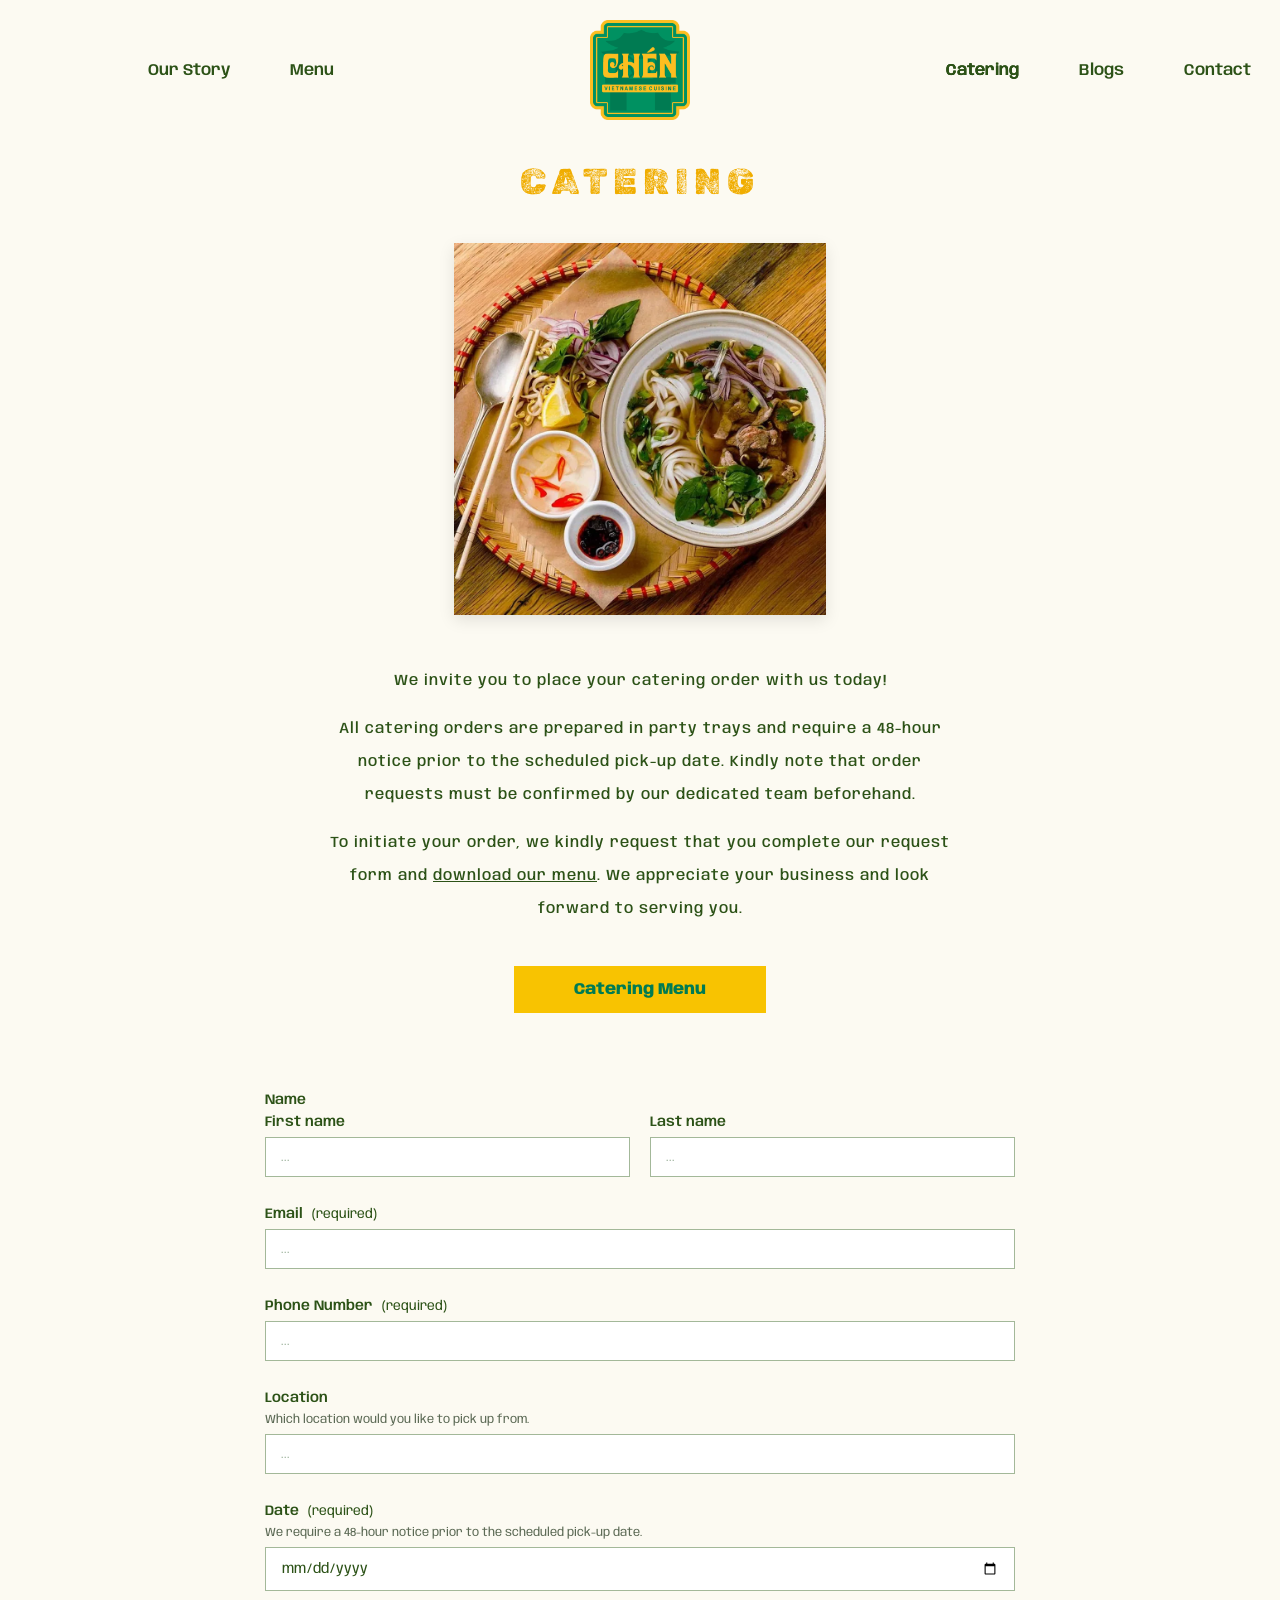
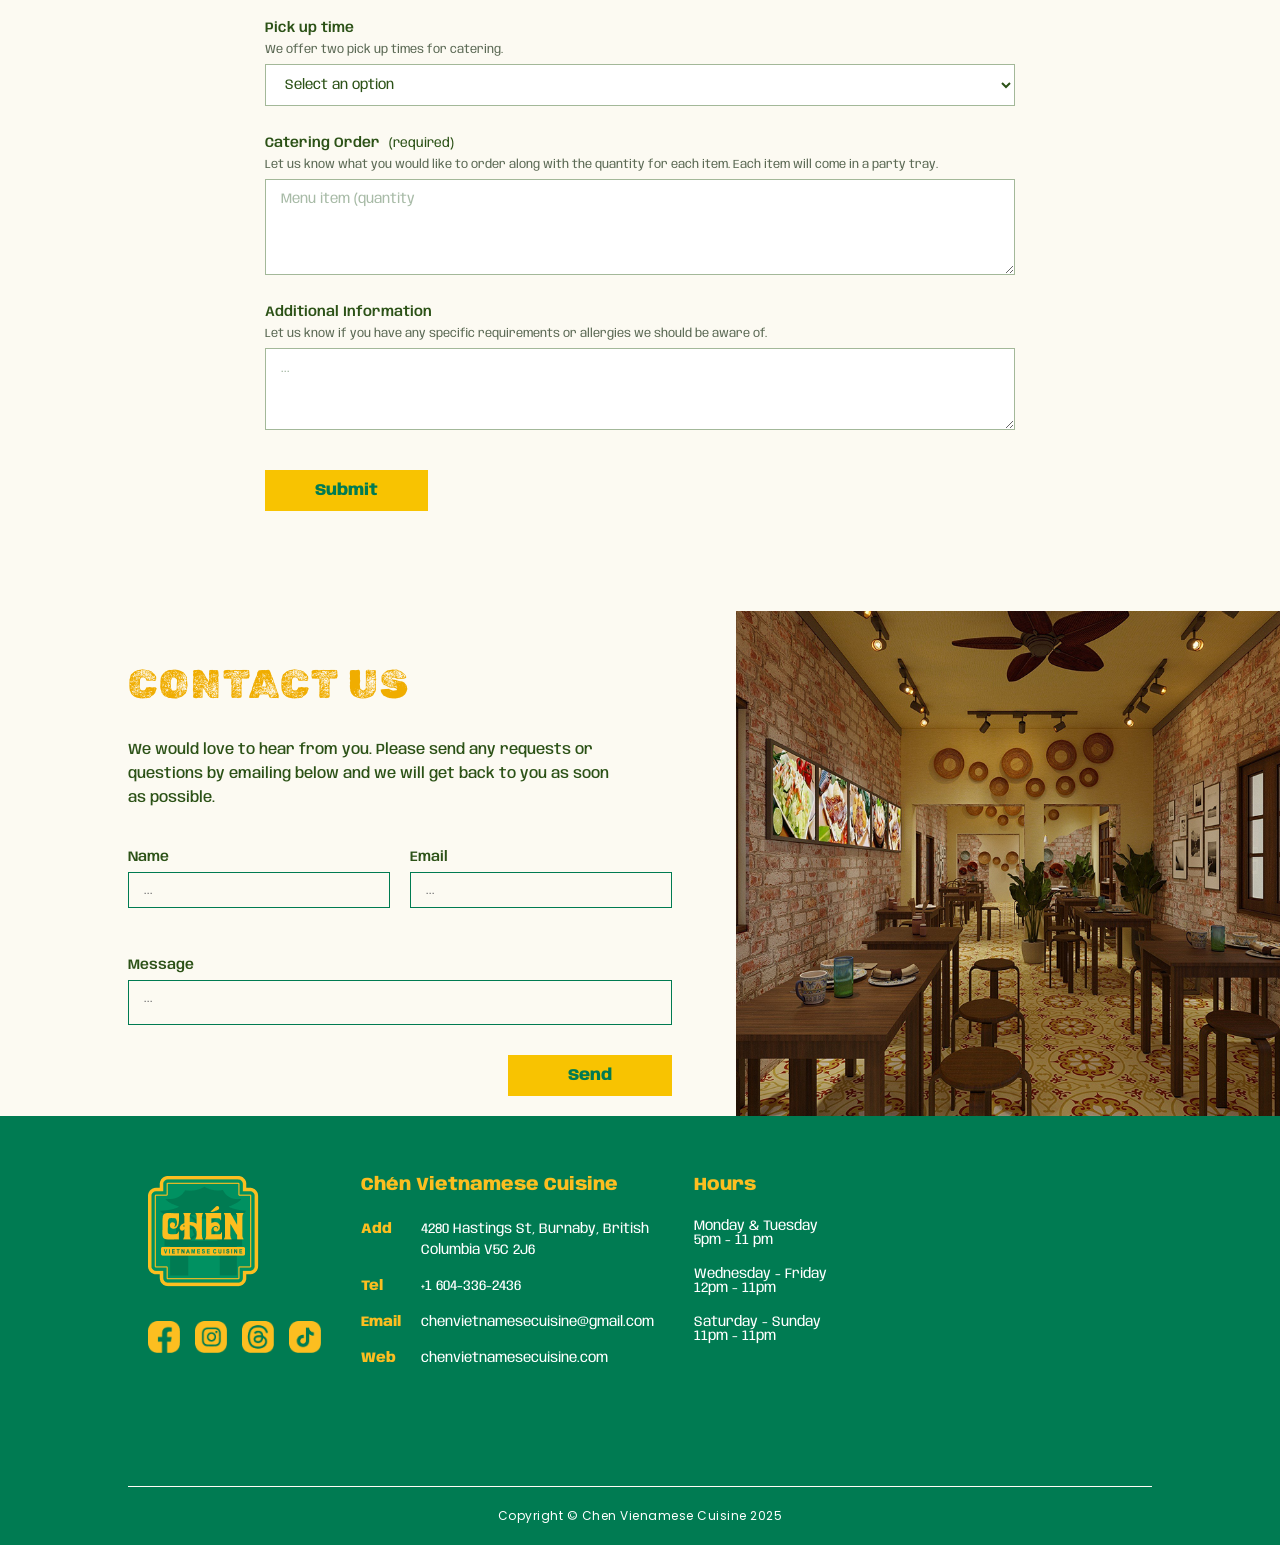
<file: catering.html>
<!DOCTYPE html>
<html lang="vi">

<head>
    <meta charset="UTF-8">
    <meta name="viewport" content="width=device-width, initial-scale=1.0">
    <title>Chén Vietnamese Cuisine</title>
    <link rel="preconnect" href="https://fonts.googleapis.com">
    <link rel="preconnect" href="https://fonts.gstatic.com" crossorigin>
    <link href="https://fonts.googleapis.com/css2?family=Anybody:wght@400;500;600;800&family=La+Belle+Aurore&family=Poppins:wght@400&family=Rubik+Dirt&display=swap" rel="stylesheet">   
    <link rel="stylesheet" href="assets/css/style.css">
    <link rel="stylesheet" href="assets/css/catering.css">
</head>

<body>
    <header class="main-header">
        <button class="hamburger-btn" id="hamburgerBtn" aria-label="Open menu">
            <span></span>
            <span></span>
            <span></span>
        </button>

        <!-- Mobile Menu Overlay -->
        <div class="mobile-menu-overlay" id="mobileMenuOverlay">
            <button class="mobile-menu-close" id="mobileMenuClose" aria-label="Close menu">&#10005;</button>
            <ul class="mobile-nav-links">
                <li><a href="about-us.html">Our Story</a></li>
                <li><a href="menu.html">Menu</a></li>
                <li><a href="catering.html" class="active">Catering</a></li>
                <li><a href="blog.html">Blogs</a></li>
                <li><a href="contact.html">Contact</a></li>
            </ul>
        </div>
        <nav class="navbar">
            <ul class="nav-links nav-left">
                <li><a href="about-us.html">Our Story</a></li>
                <li><a href="menu.html">Menu</a></li>
            </ul>

            <a href="index.html" class="logo">
                <img src="assets/images/logo.png" alt="Chén Vietnamese Cuisine Logo">
            </a>

            <ul class="nav-links nav-right">
                <li><a href="catering.html" class="active">Catering</a></li>
                <li><a href="blog.html">Blogs</a></li>
                <li><a href="contact.html">Contact</a></li>
            </ul>
        </nav>
    </header>

    <section class="catering-section">
        <h1 class="catering-title">CATERING</h1>

        <div class="catering-image">
            <img src="assets/images/catering.png" alt="Catering Pho Tray">
        </div>

        <div class="catering-content">
            <p>
                We invite you to place your catering order with us today!
            </p>
            <p>
                All catering orders are prepared in party trays and require a 48-hour notice prior to the scheduled pick-up date. Kindly note that order requests must be confirmed by our dedicated team beforehand.
            </p>
            <p>
                To initiate your order, we kindly request that you complete our request form and <a href="#" class="download-link">download our menu</a>. We appreciate your business and look forward to serving you.
            </p>
        </div>

        <div class="catering-action">
            <a href="menu.html" class="catering-btn">Catering Menu</a>
        </div>

        <div class="catering-form-container">
            <form class="catering-form">
                
                <div class="form-group name-group">
                    <label class="main-label">Name</label>
                    <div class="name-inputs">
                        <div class="input-wrapper">
                            <label class="sub-label">First name</label>
                            <input type="text" name="firstName" placeholder="...">
                        </div>
                        <div class="input-wrapper">
                            <label class="sub-label">Last name</label>
                            <input type="text" name="lastName" placeholder="...">
                        </div>
                    </div>
                </div>

                <div class="form-group">
                    <label class="main-label">Email <span class="required">(required)</span></label>
                    <input type="email" name="email" placeholder="..." required>
                </div>

                <div class="form-group">
                    <label class="main-label">Phone Number <span class="required">(required)</span></label>
                    <input type="tel" name="phone" placeholder="..." required>
                </div>

                <div class="form-group">
                    <label class="main-label">Location</label>
                    <p class="field-desc">Which location would you like to pick up from.</p>
                    <input type="text" name="location" placeholder="...">
                </div>

                <div class="form-group">
                    <label class="main-label">Date <span class="required">(required)</span></label>
                    <p class="field-desc">We require a 48-hour notice prior to the scheduled pick-up date.</p>
                    <input type="date" name="date" required>
                </div>

                <div class="form-group">
                    <label class="main-label">Pick up time</label>
                    <p class="field-desc">We offer two pick up times for catering.</p>
                    <select name="time">
                        <option value="" disabled selected>Select an option</option>
                        <option value="lunch">Lunch - 10:45 am</option>
                        <option value="dinner">Dinner - 4:45 pm</option>
                    </select>
                </div>

                <div class="form-group">
                    <label class="main-label">Catering Order <span class="required">(required)</span></label>
                    <p class="field-desc">Let us know what you would like to order along with the quantity for each item. Each item will come in a party tray.</p>
                    <textarea name="order" rows="5" placeholder="Menu item (quantity" required></textarea>
                </div>

                <div class="form-group">
                    <label class="main-label">Additional Information</label>
                    <p class="field-desc">Let us know if you have any specific requirements or allergies we should be aware of.</p>
                    <textarea name="additionalInfo" rows="4" placeholder="..."></textarea>
                </div>

                <div class="form-submit-left">
                    <button type="submit" class="submit-btn">Submit</button>
                </div>

            </form>
        </div>
    </section>

    <section class="contact-section">
        <div class="contact-container">
            <div class="contact-form-side">
                <h2 class="contact-title">CONTACT US</h2>
                <p class="contact-desc">
                    We would love to hear from you. Please send any requests or questions by emailing below and we will
                    get back to you as soon as possible.
                </p>

                <form class="contact-form">
                    <div class="form-row">
                        <div class="form-group">
                            <label for="name">Name</label>
                            <input type="text" id="name" name="name" placeholder="...">
                        </div>
                        <div class="form-group">
                            <label for="email">Email</label>
                            <input type="email" id="email" name="email" placeholder="...">
                        </div>
                    </div>

                    <div class="form-group">
                        <label for="message">Message</label>
                        <textarea id="message" name="message" rows="1" placeholder="..."></textarea>
                    </div>

                    <div class="form-submit">
                        <button type="submit" class="send-btn">Send</button>
                    </div>
                </form>
            </div>

            <div class="contact-image-side">
                <img src="assets/images/contact.png" alt="Nhà hàng Chén">
            </div>
        </div>
    </section>

    <footer class="main-footer">
        <div class="footer-container">
            <div class="footer-column footer-brand">
                <a href="index.html" class="footer-logo">
                    <img src="assets/images/logo2.png" alt="Logo Footer">
                </a>
                <div class="social-icons">
                    <a href="#"><img src="assets/images/facebook.png" alt="Facebook"></a>
                    <a href="#"><img src="assets/images/instagram.png" alt="Instagram"></a>
                    <a href="#"><img src="assets/images/thread.png" alt="Threads"></a>
                    <a href="#"><img src="assets/images/tiktok.png" alt="Tiktok"></a>
                </div>
            </div>

            <div class="footer-column footer-info">
                <h3 class="footer-heading">Chén Vietnamese Cuisine</h3>
                <div class="info-item">
                    <span class="info-label">Add</span>
                    <p>4280 Hastings St, Burnaby, British Columbia V5C 2J6</p>
                </div>
                <div class="info-item">
                    <span class="info-label">Tel</span>
                    <p>+1 604-336-2436</p>
                </div>
                <div class="info-item">
                    <span class="info-label">Email</span>
                    <p>chenvietnamesecuisine@gmail.com</p>
                </div>
                <div class="info-item">
                    <span class="info-label">Web</span>
                    <p>chenvietnamesecuisine.com</p>
                </div>
            </div>

            <div class="footer-column footer-hours">
                <h3 class="footer-heading">Hours</h3>
                <div class="hour-item">
                    <p>Monday & Tuesday</p>
                    <p class="time">5pm - 11 pm</p>
                </div>
                <div class="hour-item">
                    <p>Wednesday - Friday</p>
                    <p class="time">12pm - 11pm</p>
                </div>
                <div class="hour-item">
                    <p>Saturday - Sunday</p>
                    <p class="time">11pm - 11pm</p>
                </div>
            </div>

            <div class="footer-column footer-map">
                <div class="map-container">
                    <iframe
                        src="https://www.google.com/maps/embed?pb=!1m18!1m12!1m3!1d2602.810578505021!2d-123.0093838!3d49.281895!2m3!1f0!2f0!3f0!3m2!1i1024!2i768!4f13.1!3m3!1m2!1s0x548677270f20d753%3A0x6336e4f165e63840!2zNDI4MCBIYXN0aW5ncyBTdCwgQnVybmFieSwgQkMgVjVDIDJKNiwgQ2FuYWRh!5e0!3m2!1svi!2s!4v1710000000000"
                        allowfullscreen="" loading="lazy" referrerpolicy="no-referrer-when-downgrade">
                    </iframe>
                </div>
            </div>
        </div>

        <div class="footer-bottom">
            <p>Copyright © Chen Vienamese Cuisine 2025</p>
        </div>
    </footer>

    <script src="assets/js/script.js"></script>
</body>
</file>
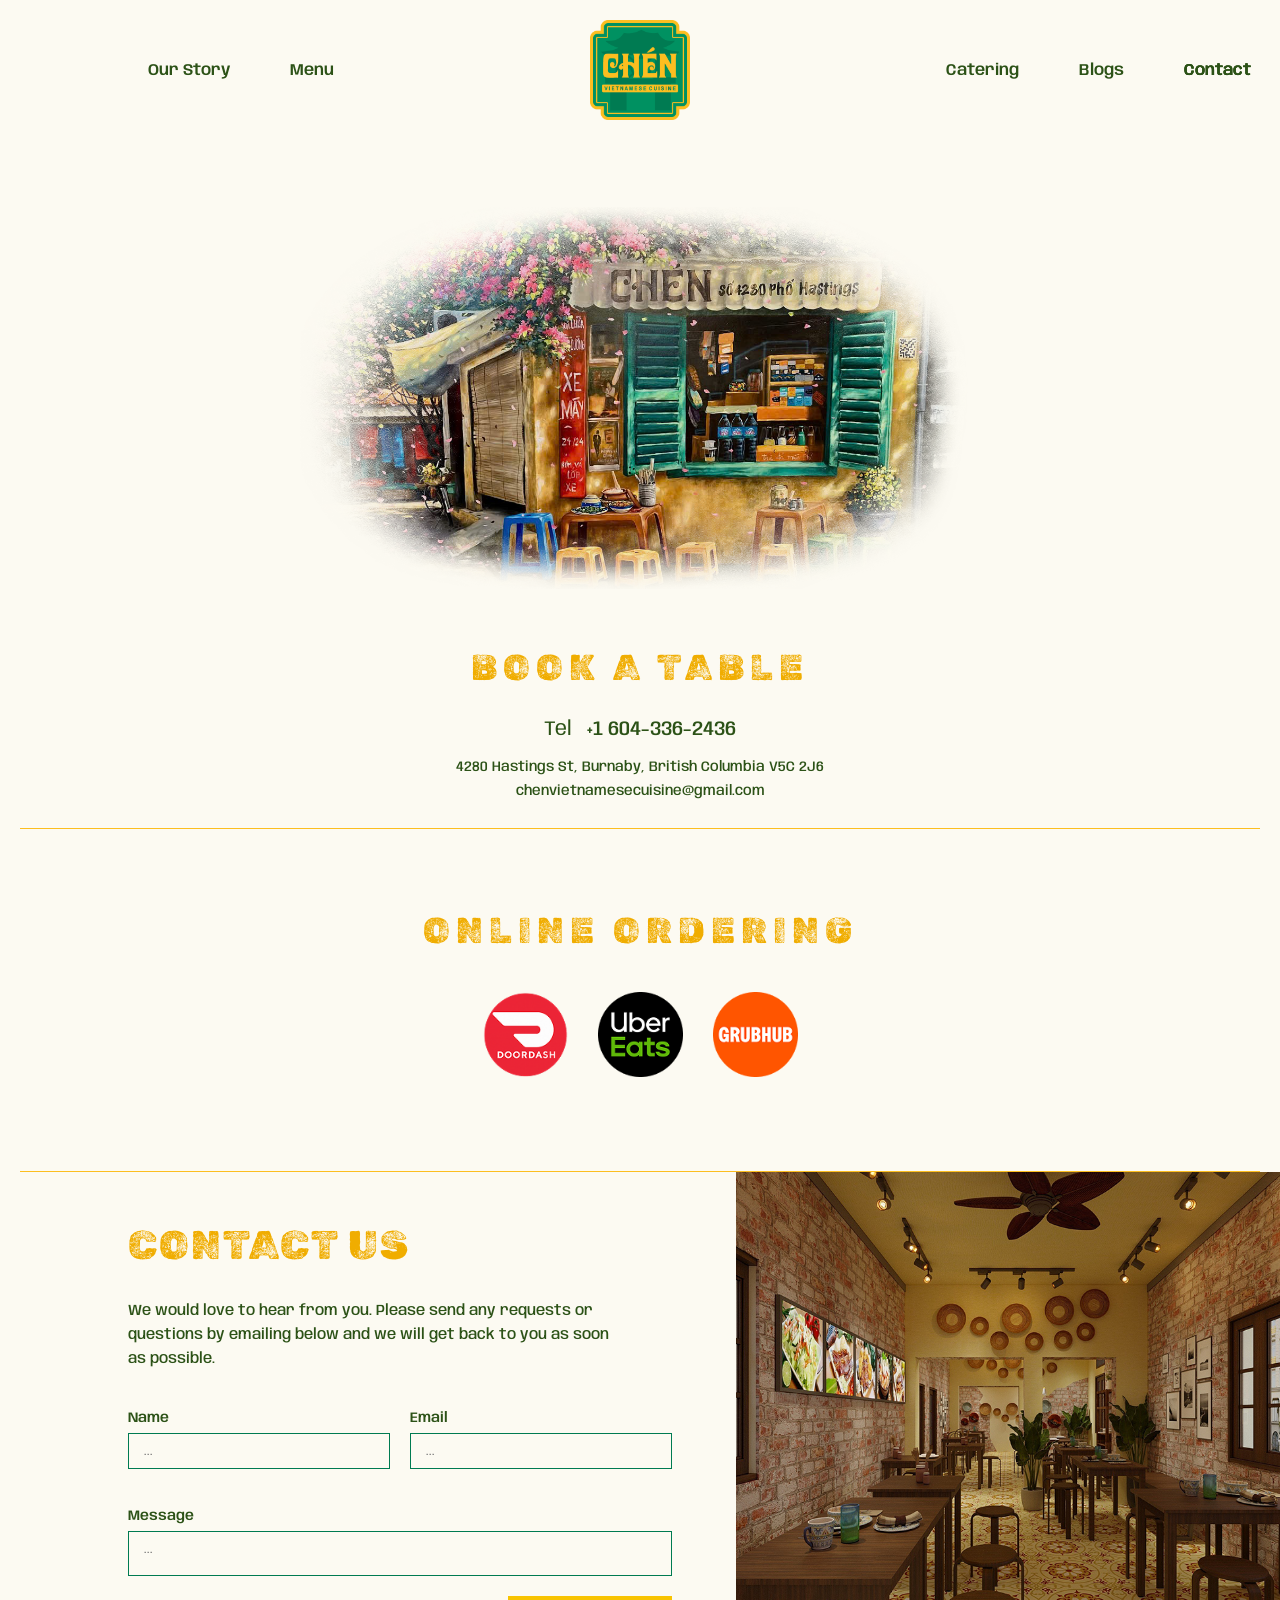
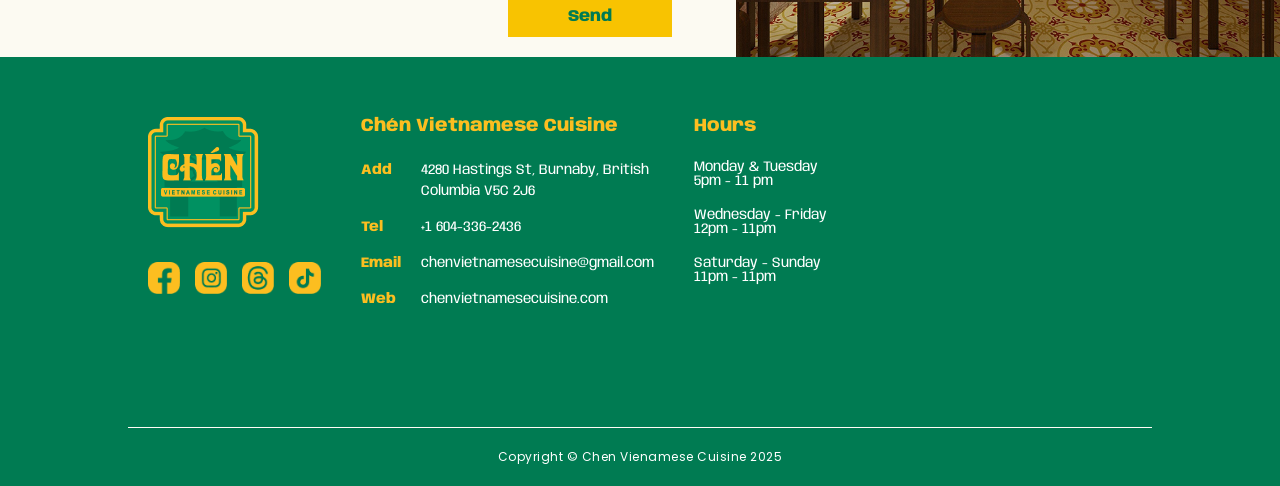
<file: contact.html>
<!DOCTYPE html>
<html lang="vi">

<head>
    <meta charset="UTF-8">
    <meta name="viewport" content="width=device-width, initial-scale=1.0">
    <title>Chén Vietnamese Cuisine</title>
    <link rel="preconnect" href="https://fonts.googleapis.com">
    <link rel="preconnect" href="https://fonts.gstatic.com" crossorigin>
    <link href="https://fonts.googleapis.com/css2?family=Anybody:wght@400;500;600;800&family=La+Belle+Aurore&family=Poppins:wght@400&family=Rubik+Dirt&display=swap" rel="stylesheet">   
    <link rel="stylesheet" href="assets/css/style.css">
    <link rel="stylesheet" href="assets/css/contact.css">
</head>

<body>
    <header class="main-header">
        <button class="hamburger-btn" id="hamburgerBtn" aria-label="Open menu">
            <span></span>
            <span></span>
            <span></span>
        </button>

        <!-- Mobile Menu Overlay -->
        <div class="mobile-menu-overlay" id="mobileMenuOverlay">
            <button class="mobile-menu-close" id="mobileMenuClose" aria-label="Close menu">&#10005;</button>
            <ul class="mobile-nav-links">
                <li><a href="about-us.html">Our Story</a></li>
                <li><a href="menu.html">Menu</a></li>
                <li><a href="catering.html">Catering</a></li>
                <li><a href="blog.html">Blogs</a></li>
                <li><a href="contact.html" class="active">Contact</a></li>
            </ul>
        </div>
        <nav class="navbar">
            <ul class="nav-links nav-left">
                <li><a href="about-us.html">Our Story</a></li>
                <li><a href="menu.html">Menu</a></li>
            </ul>

            <a href="index.html" class="logo">
                <img src="assets/images/logo.png" alt="Chén Vietnamese Cuisine Logo">
            </a>

            <ul class="nav-links nav-right">
                <li><a href="catering.html">Catering</a></li>
                <li><a href="blog.html">Blogs</a></li>
                <li><a href="contact.html" class="active">Contact</a></li>
            </ul>
        </nav>
    </header>

    <section class="hero-section">
        <div class="hero-image">
            <img src="assets/images/storefront.png" alt="Cửa hàng Chén Vietnamese Cuisine">
        </div>

        <div class="booking-info">
            <h2 class="booking-title">BOOK A TABLE</h2>
            
            <div class="booking-contact">
                <p class="booking-tel">
                    <span class="label">Tel</span> 
                    <span class="number">+1 604-336-2436</span>
                </p>
                <p class="booking-address">4280 Hastings St, Burnaby, British Columbia V5C 2J6</p>
                <p class="booking-email">chenvietnamesecuisine@gmail.com</p>
            </div>
        </div>
        <hr style="margin-top: 30px; background-color: #FCBE20; height: 1px; border: none;">
    </section>

    <section class="online-ordering-section">
        <h2 class="ordering-title">ONLINE ORDERING</h2>
        
        <div class="delivery-partners">
            <a href="#" class="partner-link" target="_blank" rel="noopener noreferrer">
                <img src="assets/images/doordash.png" alt="Order on DoorDash">
            </a>
            
            <a href="#" class="partner-link" target="_blank" rel="noopener noreferrer">
                <img src="assets/images/ubereats.png" alt="Order on Uber Eats">
            </a>
            
            <a href="#" class="partner-link" target="_blank" rel="noopener noreferrer">
                <img src="assets/images/grubhub.png" alt="Order on Grubhub">
            </a>
        </div>

        <hr style="margin-top: 30px; background-color: #FCBE20; height: 1px; border: none;">
    </section>

    <section class="contact-section">
        <div class="contact-container">
            <div class="contact-form-side">
                <h2 class="contact-title">CONTACT US</h2>
                <p class="contact-desc">
                    We would love to hear from you. Please send any requests or questions by emailing below and we will
                    get back to you as soon as possible.
                </p>

                <form class="contact-form">
                    <div class="form-row">
                        <div class="form-group">
                            <label for="name">Name</label>
                            <input type="text" id="name" name="name" placeholder="...">
                        </div>
                        <div class="form-group">
                            <label for="email">Email</label>
                            <input type="email" id="email" name="email" placeholder="...">
                        </div>
                    </div>

                    <div class="form-group">
                        <label for="message">Message</label>
                        <textarea id="message" name="message" rows="1" placeholder="..."></textarea>
                    </div>

                    <div class="form-submit">
                        <button type="submit" class="send-btn">Send</button>
                    </div>
                </form>
            </div>

            <div class="contact-image-side">
                <img src="assets/images/contact.png" alt="Nhà hàng Chén">
            </div>
        </div>
    </section>

    <footer class="main-footer">
        <div class="footer-container">
            <div class="footer-column footer-brand">
                <a href="index.html" class="footer-logo">
                    <img src="assets/images/logo2.png" alt="Logo Footer">
                </a>
                <div class="social-icons">
                    <a href="#"><img src="assets/images/facebook.png" alt="Facebook"></a>
                    <a href="#"><img src="assets/images/instagram.png" alt="Instagram"></a>
                    <a href="#"><img src="assets/images/thread.png" alt="Threads"></a>
                    <a href="#"><img src="assets/images/tiktok.png" alt="Tiktok"></a>
                </div>
            </div>

            <div class="footer-column footer-info">
                <h3 class="footer-heading">Chén Vietnamese Cuisine</h3>
                <div class="info-item">
                    <span class="info-label">Add</span>
                    <p>4280 Hastings St, Burnaby, British Columbia V5C 2J6</p>
                </div>
                <div class="info-item">
                    <span class="info-label">Tel</span>
                    <p>+1 604-336-2436</p>
                </div>
                <div class="info-item">
                    <span class="info-label">Email</span>
                    <p>chenvietnamesecuisine@gmail.com</p>
                </div>
                <div class="info-item">
                    <span class="info-label">Web</span>
                    <p>chenvietnamesecuisine.com</p>
                </div>
            </div>

            <div class="footer-column footer-hours">
                <h3 class="footer-heading">Hours</h3>
                <div class="hour-item">
                    <p>Monday & Tuesday</p>
                    <p class="time">5pm - 11 pm</p>
                </div>
                <div class="hour-item">
                    <p>Wednesday - Friday</p>
                    <p class="time">12pm - 11pm</p>
                </div>
                <div class="hour-item">
                    <p>Saturday - Sunday</p>
                    <p class="time">11pm - 11pm</p>
                </div>
            </div>

            <div class="footer-column footer-map">
                <div class="map-container">
                    <iframe
                        src="https://www.google.com/maps/embed?pb=!1m18!1m12!1m3!1d2602.810578505021!2d-123.0093838!3d49.281895!2m3!1f0!2f0!3f0!3m2!1i1024!2i768!4f13.1!3m3!1m2!1s0x548677270f20d753%3A0x6336e4f165e63840!2zNDI4MCBIYXN0aW5ncyBTdCwgQnVybmFieSwgQkMgVjVDIDJKNiwgQ2FuYWRh!5e0!3m2!1svi!2s!4v1710000000000"
                        allowfullscreen="" loading="lazy" referrerpolicy="no-referrer-when-downgrade">
                    </iframe>
                </div>
            </div>
        </div>

        <div class="footer-bottom">
            <p>Copyright © Chen Vienamese Cuisine 2025</p>
        </div>
    </footer>

    <script src="assets/js/script.js"></script>
</body>
</file>
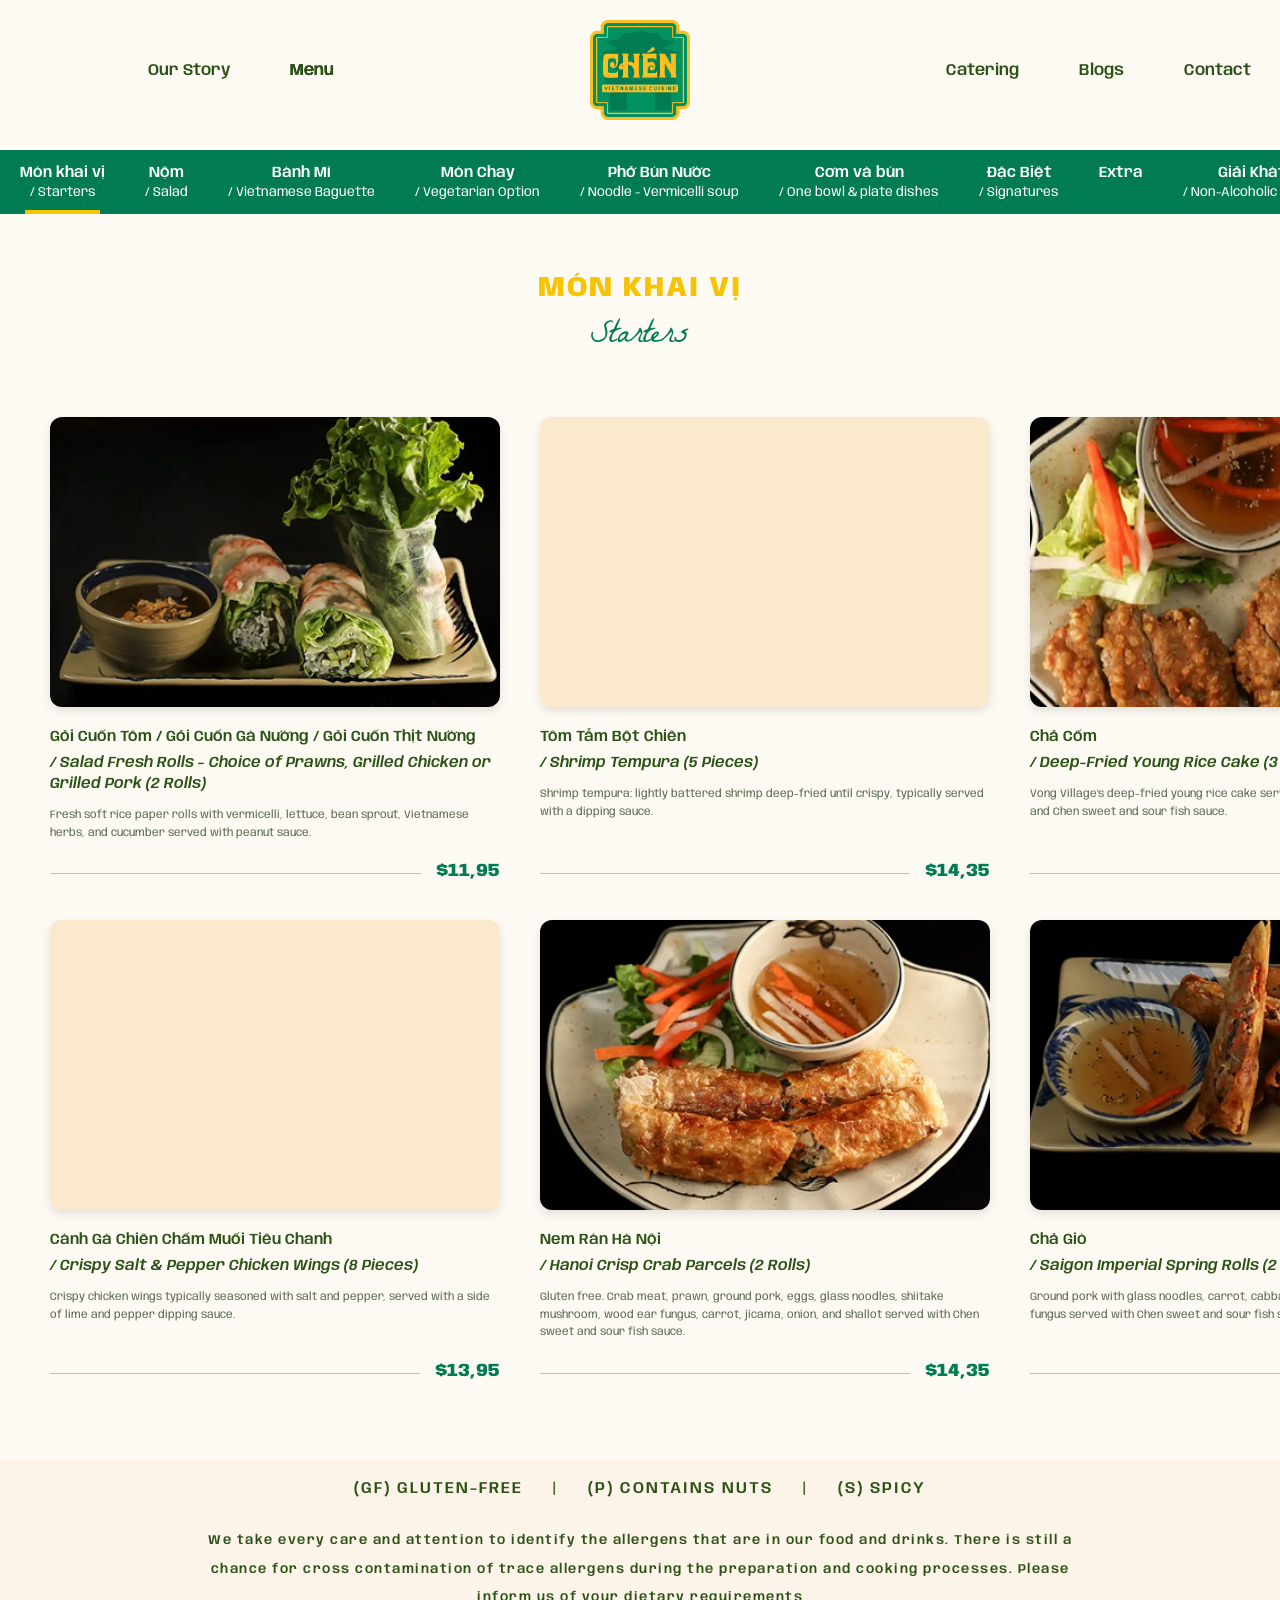
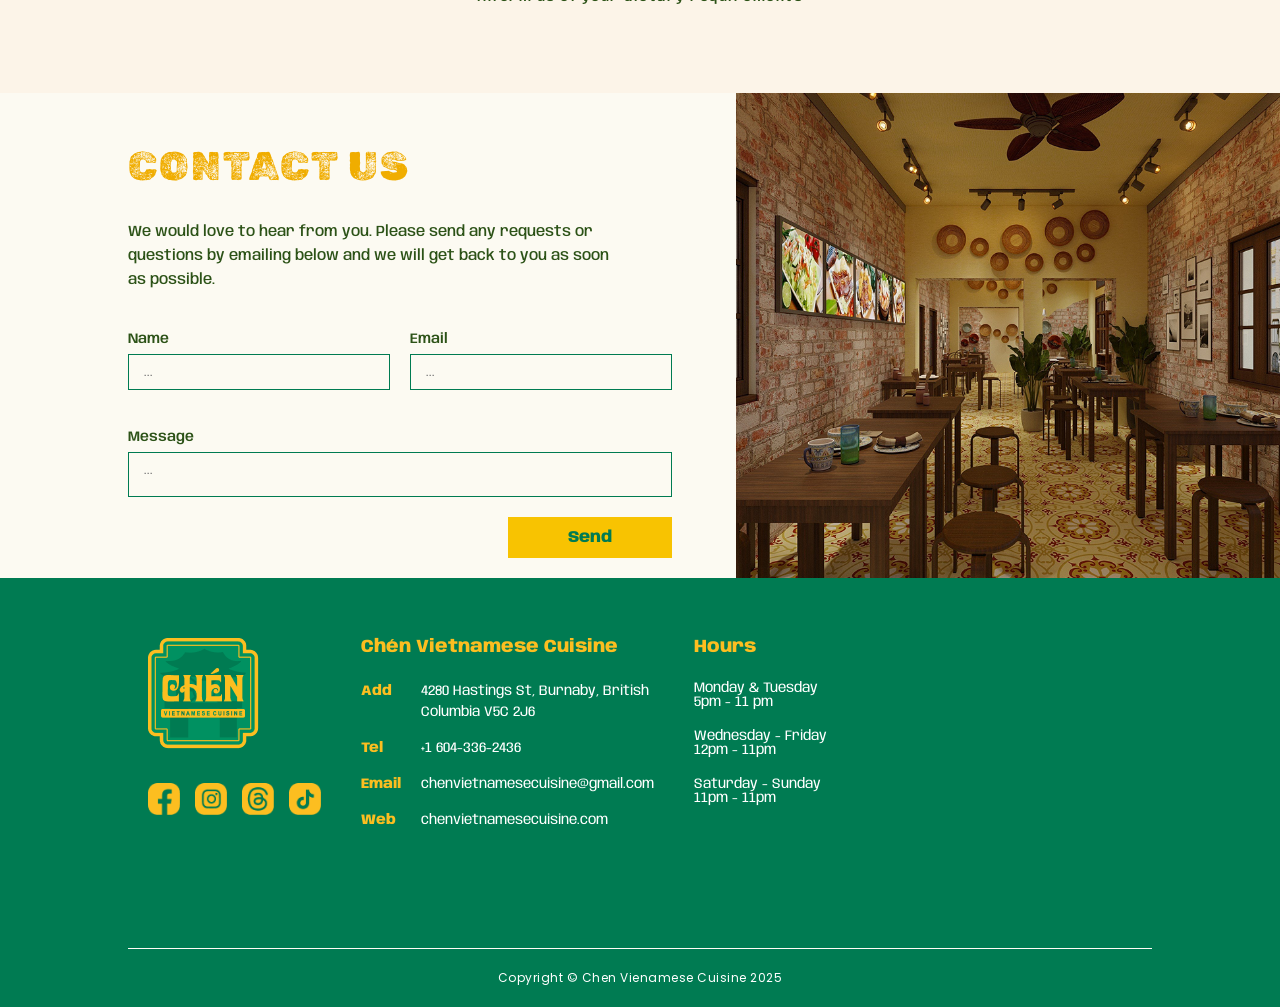
<file: menu.html>
<!DOCTYPE html>
<html lang="vi">

<head>
    <meta charset="UTF-8">
    <meta name="viewport" content="width=device-width, initial-scale=1.0">
    <title>Chén Vietnamese Cuisine</title>
    <link rel="preconnect" href="https://fonts.googleapis.com">
    <link rel="preconnect" href="https://fonts.gstatic.com" crossorigin>
    <link
        href="https://fonts.googleapis.com/css2?family=Anybody:wght@400;500;600;800&family=La+Belle+Aurore&family=Poppins:wght@400&family=Rubik+Dirt&display=swap"
        rel="stylesheet">
    <link rel="stylesheet" href="assets/css/style.css">
    <link rel="stylesheet" href="assets/css/menu.css">
</head>

<body>
    <header class="main-header">
        <button class="hamburger-btn" id="hamburgerBtn" aria-label="Open menu">
            <span></span>
            <span></span>
            <span></span>
        </button>

        <!-- Mobile Menu Overlay -->
        <div class="mobile-menu-overlay" id="mobileMenuOverlay">
            <button class="mobile-menu-close" id="mobileMenuClose" aria-label="Close menu">&#10005;</button>
            <ul class="mobile-nav-links">
                <li><a href="about-us.html">Our Story</a></li>
                <li><a href="menu.html" class="active">Menu</a></li>
                <li><a href="catering.html">Catering</a></li>
                <li><a href="blog.html">Blogs</a></li>
                <li><a href="contact.html">Contact</a></li>
            </ul>
        </div>
        <nav class="navbar">
            <ul class="nav-links nav-left">
                <li><a href="about-us.html">Our Story</a></li>
                <li><a href="menu.html" class="active">Menu</a></li>
            </ul>

            <a href="index.html" class="logo">
                <img src="assets/images/logo.png" alt="Chén Vietnamese Cuisine Logo">
            </a>

            <ul class="nav-links nav-right">
                <li><a href="catering.html">Catering</a></li>
                <li><a href="blog.html">Blogs</a></li>
                <li><a href="contact.html">Contact</a></li>
            </ul>
        </nav>
    </header>

    <nav class="menu-categories-nav">
        <ul class="category-list">
            <div class="active-indicator"></div>
            <li class="category-item active">
                <a href="#starters">
                    <span class="vi">Món khai vị</span>
                    <span class="en">/ Starters</span>
                </a>
            </li>
            <li class="category-item">
                <a href="#salad">
                    <span class="vi">Nộm</span>
                    <span class="en">/ Salad</span>
                </a>
            </li>
            <li class="category-item">
                <a href="#baguette">
                    <span class="vi">Bánh Mì</span>
                    <span class="en">/ Vietnamese Baguette</span>
                </a>
            </li>
            <li class="category-item">
                <a href="#vegetarian">
                    <span class="vi">Món Chay</span>
                    <span class="en">/ Vegetarian Option</span>
                </a>
            </li>
            <li class="category-item">
                <a href="#noodle-soup">
                    <span class="vi">Phở Bún Nước</span>
                    <span class="en">/ Noodle - Vermicelli soup</span>
                </a>
            </li>
            <li class="category-item">
                <a href="#rice-dishes">
                    <span class="vi">Cơm và bún</span>
                    <span class="en">/ One bowl & plate dishes</span>
                </a>
            </li>
            <li class="category-item">
                <a href="#signatures">
                    <span class="vi">Đặc Biệt</span>
                    <span class="en">/ Signatures</span>
                </a>
            </li>
            <li class="category-item">
                <a href="#extra">
                    <span class="vi">Extra</span>
                    <span class="en">&nbsp;</span> </a>
            </li>
            <li class="category-item">
                <a href="#drinks">
                    <span class="vi">Giải Khát</span>
                    <span class="en">/ Non-Alcoholic Drinks</span>
                </a>
            </li>
            <li class="category-item">
                <a href="#dessert">
                    <span class="vi">Tráng Miệng</span>
                    <span class="en">/ Dessert</span>
                </a>
            </li>
        </ul>
    </nav>

    <section class="menu-list-section active-section" id="starters">
        <div class="section-heading">
            <h2 class="menu-title-vi">Món Khai Vị</h2>
            <h3 class="menu-title-en">Starters</h3>
        </div>

        <div class="menu-grid">

            <div class="menu-item">
                <img src="assets/images/starter1.png" alt="Gỏi Cuốn Tôm" class="item-img">
                <div class="item-info">
                    <h4 class="item-name-vi">Gỏi Cuốn Tôm / Gỏi Cuốn Gà Nướng / Gỏi Cuốn Thịt Nướng</h4>
                    <h5 class="item-name-en">/ Salad Fresh Rolls - Choice of Prawns, Grilled Chicken or Grilled Pork (2
                        Rolls)</h5>
                    <p class="item-desc">Fresh soft rice paper rolls with vermicelli, lettuce, bean sprout, Vietnamese
                        herbs, and cucumber served with peanut sauce.</p>
                    <div class="item-price-row">
                        <div class="price-line"></div>
                        <span class="item-price">$11,95</span>
                    </div>
                </div>
            </div>

            <div class="menu-item">
                <img src="assets/images/temp.png" alt="Gỏi Cuốn Tôm" class="item-img">
                <div class="item-info">
                    <h4 class="item-name-vi">Tôm Tẩm Bột Chiên</h4>
                    <h5 class="item-name-en">/ Shrimp Tempura (5 Pieces)</h5>
                    <p class="item-desc">Shrimp tempura: lightly battered shrimp deep-fried until crispy, typically
                        served with a dipping sauce.</p>
                    <div class="item-price-row">
                        <div class="price-line"></div>
                        <span class="item-price">$14,35</span>
                    </div>
                </div>
            </div>

            <div class="menu-item">
                <img src="assets/images/starter3.png" alt="Chả Cốm" class="item-img">
                <div class="item-info">
                    <h4 class="item-name-vi">Chả Cốm</h4>
                    <h5 class="item-name-en">/ Deep-Fried Young Rice Cake (3 Pieces)</h5>
                    <p class="item-desc">Vong Village's deep-fried young rice cake served with pickled carrot and daikon
                        and Chen sweet and sour fish sauce.</p>
                    <div class="item-price-row">
                        <div class="price-line"></div>
                        <span class="item-price">$15,45</span>
                    </div>
                </div>
            </div>

            <div class="menu-item">
                <img src="assets/images/temp.png" alt="Gỏi Cuốn Tôm" class="item-img">
                <div class="item-info">
                    <h4 class="item-name-vi">Cánh Gà Chiên Chấm Muối Tiêu Chanh</h4>
                    <h5 class="item-name-en">/ Crispy Salt & Pepper Chicken Wings (8 Pieces)</h5>
                    <p class="item-desc">Crispy chicken wings typically seasoned with salt and pepper, served with a
                        side of lime and pepper dipping sauce.</p>
                    <div class="item-price-row">
                        <div class="price-line"></div>
                        <span class="item-price">$13,95</span>
                    </div>
                </div>
            </div>

            <div class="menu-item">
                <img src="assets/images/starter5.png" alt="Nem Rán Hà Nội" class="item-img">
                <div class="item-info">
                    <h4 class="item-name-vi">Nem Rán Hà Nội</h4>
                    <h5 class="item-name-en">/ Hanoi Crisp Crab Parcels (2 Rolls)</h5>
                    <p class="item-desc">Gluten free. Crab meat, prawn, ground pork, eggs, glass noodles, shiitake
                        mushroom, wood ear fungus, carrot, jicama, onion, and shallot served with Chen sweet and sour
                        fish sauce.</p>
                    <div class="item-price-row">
                        <div class="price-line"></div>
                        <span class="item-price">$14,35</span>
                    </div>
                </div>
            </div>

            <div class="menu-item">
                <img src="assets/images/starter6.png" alt="Chả Giò" class="item-img">
                <div class="item-info">
                    <h4 class="item-name-vi">Chả Giò</h4>
                    <h5 class="item-name-en">/ Saigon Imperial Spring Rolls (2 Rolls)</h5>
                    <p class="item-desc">Ground pork with glass noodles, carrot, cabbage, taro, eggs, and wood ear
                        fungus served with Chen sweet and sour fish sauce.</p>
                    <div class="item-price-row">
                        <div class="price-line"></div>
                        <span class="item-price">$11,85</span>
                    </div>
                </div>
            </div>
        </div>
    </section>

    <section class="menu-list-section" id="salad">
        <div class="section-heading">
            <h2 class="menu-title-vi">Nộm</h2>
            <h3 class="menu-title-en">Salad</h3>
        </div>

        <div class="menu-grid">

            <div class="menu-item">
                <img src="assets/images/temp.png" alt="Gỏi Cuốn Tôm" class="item-img">
                <div class="item-info">
                    <h4 class="item-name-vi">Nộm Ngũ Sắc Tôm</h4>
                    <h5 class="item-name-en">/ Rainbow Salad with Prawn</h5>
                    <p class="item-desc">Carrot & daikon, red cabbage, white cabbage, onion, herbs, roasted peanuts,
                        fried onion,
                        and Chén sweet & sour sauce.</p>
                    <div class="item-price-row">
                        <div class="price-line"></div>
                        <span class="item-price">$13,45</span>
                    </div>
                </div>
            </div>

            <div class="menu-item">
                <img src="assets/images/temp.png" alt="Gỏi Cuốn Tôm" class="item-img">
                <div class="item-info">
                    <h4 class="item-name-vi">Nộm Gà Xé Phay</h4>
                    <h5 class="item-name-en">/ Rainbow Salad with Shredded Chicken</h5>
                    <p class="item-desc">Shredded chicken with carrot, daikon, onion, herbs, and Chén sweet &sour sauce.
                    </p>
                    <div class="item-price-row">
                        <div class="price-line"></div>
                        <span class="item-price">$14,55</span>
                    </div>
                </div>
            </div>
        </div>
    </section>

    <section class="menu-list-section" id="baguette">
        <div class="section-heading">
            <h2 class="menu-title-vi">Bánh Mì</h2>
            <h3 class="menu-title-en">Vietnamese Baguette</h3>
        </div>

        <div class="menu-grid">

            <div class="menu-item">
                <img src="assets/images/temp.png" alt="Gỏi Cuốn Tôm" class="item-img">
                <div class="item-info">
                    <h4 class="item-name-vi">Nộm Ngũ Sắc Tôm</h4>
                    <h5 class="item-name-en">/ Rainbow Salad with Prawn</h5>
                    <p class="item-desc">Carrot & daikon, red cabbage, white cabbage, onion, herbs, roasted peanuts,
                        fried onion,
                        and Chén sweet & sour sauce.</p>
                    <div class="item-price-row">
                        <div class="price-line"></div>
                        <span class="item-price">$13,45</span>
                    </div>
                </div>
            </div>

            <div class="menu-item">
                <img src="assets/images/temp.png" alt="Gỏi Cuốn Tôm" class="item-img">
                <div class="item-info">
                    <h4 class="item-name-vi">Nộm Gà Xé Phay</h4>
                    <h5 class="item-name-en">/ Rainbow Salad with Shredded Chicken</h5>
                    <p class="item-desc">Shredded chicken with carrot, daikon, onion, herbs, and Chén sweet &sour sauce.
                    </p>
                    <div class="item-price-row">
                        <div class="price-line"></div>
                        <span class="item-price">$14,55</span>
                    </div>
                </div>
            </div>
        </div>
    </section>

    <section class="menu-list-section" id="noodle-soup">
        <div class="section-heading">
            <h2 class="menu-title-vi">Phở bò</h2>
            <h3 class="menu-title-en">Original Beef Pho Baguette</h3>
        </div>

        <div class="menu-grid">
            <div class="menu-item">
                <img src="assets/images/noodle1.png" alt="Phở tái" class="item-img">
                <div class="item-info">
                    <h4 class="item-name-vi">Phở Tái</h4>
                    <h5 class="item-name-en">/ Rare Beef</h5>
                    <p class="item-desc">Gluten free.</p>
                    <div class="item-price-row">
                        <div class="price-line"></div>
                        <span class="item-price">$18,65</span>
                    </div>
                </div>
            </div>

            <div class="menu-item">
                <img src="assets/images/noodle2.png" alt="Phở Nạm" class="item-img">
                <div class="item-info">
                    <h4 class="item-name-vi">Phở Nạm</h4>
                    <h5 class="item-name-en">/ Well Done Brisket</h5>
                    <p class="item-desc">Gluten free.
                    </p>
                    <div class="item-price-row">
                        <div class="price-line"></div>
                        <span class="item-price">$18,65</span>
                    </div>
                </div>
            </div>

            <div class="menu-item">
                <img src="assets/images/temp.png" alt="Phở Bò Viên" class="item-img">
                <div class="item-info">
                    <h4 class="item-name-vi">Phở Bò Viên</h4>
                    <h5 class="item-name-en">/ Beef Ball</h5>
                    <p class="item-desc">Beef meatballs in a rich beef broth with rice noodles, typically garnished with fresh 
                        herbs, bean sprouts, lime, and jalapeños.
                    </p>
                    <div class="item-price-row">
                        <div class="price-line"></div>
                        <span class="item-price">$18,65</span>
                    </div>
                </div>
            </div>

            <div class="menu-item">
                <img src="assets/images/noodle1.png" alt="Phở tái" class="item-img">
                <div class="item-info">
                    <h4 class="item-name-vi">Phở Tái</h4>
                    <h5 class="item-name-en">/ Rare Beef</h5>
                    <p class="item-desc">Gluten free.</p>
                    <div class="item-price-row">
                        <div class="price-line"></div>
                        <span class="item-price">$18,65</span>
                    </div>
                </div>
            </div>

            <div class="menu-item">
                <img src="assets/images/noodle2.png" alt="Phở Nạm" class="item-img">
                <div class="item-info">
                    <h4 class="item-name-vi">Phở Nạm</h4>
                    <h5 class="item-name-en">/ Well Done Brisket</h5>
                    <p class="item-desc">Gluten free.
                    </p>
                    <div class="item-price-row">
                        <div class="price-line"></div>
                        <span class="item-price">$18,65</span>
                    </div>
                </div>
            </div>

            <div class="menu-item">
                <img src="assets/images/temp.png" alt="Phở Bò Viên" class="item-img">
                <div class="item-info">
                    <h4 class="item-name-vi">Phở Bò Viên</h4>
                    <h5 class="item-name-en">/ Beef Ball</h5>
                    <p class="item-desc">Beef meatballs in a rich beef broth with rice noodles, typically garnished with fresh 
                        herbs, bean sprouts, lime, and jalapeños.
                    </p>
                    <div class="item-price-row">
                        <div class="price-line"></div>
                        <span class="item-price">$18,65</span>
                    </div>
                </div>
            </div>
        </div>
    </section>

    <section class="menu-disclaimer-section">
        <div class="disclaimer-legend">
            <span>(GF) GLUTEN-FREE</span>
            <span class="divider">|</span>
            <span>(P) CONTAINS NUTS</span>
            <span class="divider">|</span>
            <span>(S) SPICY</span>
        </div>

        <p class="disclaimer-text">
            We take every care and attention to identify the allergens that are in our food and drinks. There is
            still a chance for cross contamination of trace allergens during the preparation and cooking
            processes. Please inform us of your dietary requirements
        </p>
    </section>

    <section class="contact-section">
        <div class="contact-container">
            <div class="contact-form-side">
                <h2 class="contact-title">CONTACT US</h2>
                <p class="contact-desc">
                    We would love to hear from you. Please send any requests or questions by emailing below and we will
                    get back to you as soon as possible.
                </p>

                <form class="contact-form">
                    <div class="form-row">
                        <div class="form-group">
                            <label for="name">Name</label>
                            <input type="text" id="name" name="name" placeholder="...">
                        </div>
                        <div class="form-group">
                            <label for="email">Email</label>
                            <input type="email" id="email" name="email" placeholder="...">
                        </div>
                    </div>

                    <div class="form-group">
                        <label for="message">Message</label>
                        <textarea id="message" name="message" rows="1" placeholder="..."></textarea>
                    </div>

                    <div class="form-submit">
                        <button type="submit" class="send-btn">Send</button>
                    </div>
                </form>
            </div>

            <div class="contact-image-side">
                <img src="assets/images/contact.png" alt="Nhà hàng Chén">
            </div>
        </div>
    </section>

    <footer class="main-footer">
        <div class="footer-container">
            <div class="footer-column footer-brand">
                <a href="index.html" class="footer-logo">
                    <img src="assets/images/logo2.png" alt="Logo Footer">
                </a>
                <div class="social-icons">
                    <a href="#"><img src="assets/images/facebook.png" alt="Facebook"></a>
                    <a href="#"><img src="assets/images/instagram.png" alt="Instagram"></a>
                    <a href="#"><img src="assets/images/thread.png" alt="Threads"></a>
                    <a href="#"><img src="assets/images/tiktok.png" alt="Tiktok"></a>
                </div>
            </div>

            <div class="footer-column footer-info">
                <h3 class="footer-heading">Chén Vietnamese Cuisine</h3>
                <div class="info-item">
                    <span class="info-label">Add</span>
                    <p>4280 Hastings St, Burnaby, British Columbia V5C 2J6</p>
                </div>
                <div class="info-item">
                    <span class="info-label">Tel</span>
                    <p>+1 604-336-2436</p>
                </div>
                <div class="info-item">
                    <span class="info-label">Email</span>
                    <p>chenvietnamesecuisine@gmail.com</p>
                </div>
                <div class="info-item">
                    <span class="info-label">Web</span>
                    <p>chenvietnamesecuisine.com</p>
                </div>
            </div>

            <div class="footer-column footer-hours">
                <h3 class="footer-heading">Hours</h3>
                <div class="hour-item">
                    <p>Monday & Tuesday</p>
                    <p class="time">5pm - 11 pm</p>
                </div>
                <div class="hour-item">
                    <p>Wednesday - Friday</p>
                    <p class="time">12pm - 11pm</p>
                </div>
                <div class="hour-item">
                    <p>Saturday - Sunday</p>
                    <p class="time">11pm - 11pm</p>
                </div>
            </div>

            <div class="footer-column footer-map">
                <div class="map-container">
                    <iframe
                        src="https://www.google.com/maps/embed?pb=!1m18!1m12!1m3!1d2602.810578505021!2d-123.0093838!3d49.281895!2m3!1f0!2f0!3f0!3m2!1i1024!2i768!4f13.1!3m3!1m2!1s0x548677270f20d753%3A0x6336e4f165e63840!2zNDI4MCBIYXN0aW5ncyBTdCwgQnVybmFieSwgQkMgVjVDIDJKNiwgQ2FuYWRh!5e0!3m2!1svi!2s!4v1710000000000"
                        allowfullscreen="" loading="lazy" referrerpolicy="no-referrer-when-downgrade">
                    </iframe>
                </div>
            </div>
        </div>

        <div class="footer-bottom">
            <p>Copyright © Chen Vienamese Cuisine 2025</p>
        </div>
    </footer>

    <script src="assets/js/script.js"></script>

    <script>
        document.addEventListener('DOMContentLoaded', () => {
            const navItems = document.querySelectorAll('.category-item');
            const menuSections = document.querySelectorAll('.menu-list-section');
            const indicator = document.querySelector('.active-indicator');

            const moveIndicator = (item) => {
                if (!item || !indicator) return;
                const aTag = item.querySelector('a');
                const width = aTag.offsetWidth - 50;
                const leftPosition = item.offsetLeft + 25; 

                indicator.style.width = `${width}px`;
                indicator.style.transform = `translateX(${leftPosition}px)`;
            };

            setTimeout(() => {
                const initialActive = document.querySelector('.category-item.active');
                if (initialActive) moveIndicator(initialActive);
            }, 150);

            navItems.forEach(item => {
                const link = item.querySelector('a');

                link.addEventListener('click', function (e) {
                    e.preventDefault();
                    navItems.forEach(nav => nav.classList.remove('active'));
                    item.classList.add('active');

                    moveIndicator(item);

                    const targetId = this.getAttribute('href').substring(1);
                    menuSections.forEach(section => {
                        if (section.id === targetId) {
                            section.classList.add('active-section');
                        } else {
                            section.classList.remove('active-section');
                        }
                    });
                    item.scrollIntoView({ behavior: 'smooth', block: 'nearest', inline: 'center' });
                });
            });
            window.addEventListener('resize', () => {
                const currentActive = document.querySelector('.category-item.active');
                if (currentActive) moveIndicator(currentActive);
            });
        });
    </script>
</body>
</file>
<file: assets/css/style.css>
* {
    margin: 0;
    padding: 0;
    box-sizing: border-box;
}

body {
    font-family: 'Anybody', sans-serif;
    background-color: #FCFAF2; 
    padding-top: 100px; 
    overflow-x: hidden;
    max-width: 100%;
}

.main-header {
    width: 100%;
    padding: 20px 0;
    display: flex;
    justify-content: center;
    position: fixed;
    top: 0;
    left: 0;
    z-index: 99;
    transition: padding 0.35s ease, background 0.35s ease, backdrop-filter 0.35s ease, box-shadow 0.35s ease;
}

.main-header.scrolled {
    padding: 10px 0;
    background: rgba(255, 255, 255, 0.85);
    backdrop-filter: blur(12px);
    -webkit-backdrop-filter: blur(12px);
    box-shadow: 0 2px 20px rgba(44, 82, 23, 0.08);
}

.navbar {
    display: flex;
    align-items: center;
    justify-content: space-between;
    width: 100%;
    padding: 0 20px;
}

.nav-links {
    list-style: none;
    display: flex;
    gap: 60px; 
    flex: 1; 
}

.nav-left {
    justify-content: flex-end;
    padding-right: 20vw; 
}

.nav-right {
    justify-content: flex-start;
    padding-left: 20vw; 
}

.nav-links a {
    text-decoration: none;
    color: #2C5217; 
    font-size: 16px;
    font-weight: 600;
    transition: text-shadow 0.3s ease;
}

.nav-links a:hover {
    font-weight: 600; 
    text-shadow: 0.4px 0 0 #2C5217, -0.4px 0 0 #2C5217; 
}

.nav-links a.active {
    text-shadow: 0.4px 0 0 #2C5217, -0.4px 0 0 #2C5217;
}

.logo {
    display: flex;
    justify-content: center;
    align-items: center;
}

.logo img {
    height: 100px; 
    width: auto;
    display: block;
}

.hero-section {
    position: relative; 
    text-align: center;
    padding: 60px 20px;
    overflow: hidden; 
}

.quote {
    font-family: 'Rubik Dirt', system-ui;
    color: #F0AD00;
    font-size: 36px;
    font-weight: 400;
    line-height: 1.6;
    letter-spacing: 4px;
    text-transform: uppercase;
}

.subtitle {
    font-family: 'La Belle Aurore', cursive;
    color: #007B52;
    font-size: 32px;
    font-weight: 400;
    margin-top: 10px;
}

.hero-image {
    margin-top: -10px;
    display: flex;
    justify-content: center;
}

.hero-image img {
    max-width: 60%; 
    width: 100%;
    height: auto;
    -webkit-mask-image: radial-gradient(ellipse, black 50%, transparent 75%);
    mask-image: radial-gradient(ellipse, black 50%, transparent 75%);
}

.watermark-container {
    position: absolute;
    right: -10%; 
    top: 65%; 
    transform: translateY(-50%); 
    width: 30vw; 
    max-width: 400px; 
    z-index: -1; 
    pointer-events: none; 
}

.watermark-img {
    width: 65%;
    height: auto;
    display: block;
}

.food-slider-section {
    width: 100%;
    margin-bottom: 50px;
    position: relative;
    overflow: hidden; 
}

.slider-container {
    position: relative;
    width: 100%;
    margin: 0 auto;
    display: flex;
    align-items: center;
}

.slider-track {
    display: flex;
    transition: transform 0.5s ease-in-out; 
    width: 100%;
}

.slide {
    min-width: 33.333%; 
    box-sizing: border-box;
    padding: 0 5px; 
}

.slide img {
    width: 100%;
    height: 100%; 
    object-fit: cover; 
    border-radius: 8px; 
    display: block;
}

.slider-btn {
    position: absolute;
    top: 50%;
    transform: translateY(-50%);
    background-color: #004d2e; 
    color: #F0AD00; 
    border: none;
    width: 50px;
    height: 50px;
    border-radius: 50%; 
    font-size: 20px;
    cursor: pointer;
    z-index: 10;
    display: flex;
    justify-content: center;
    align-items: center;
    opacity: 0.8;
    transition: opacity 0.3s ease, background-color 0.3s ease;
    box-shadow: 0 4px 6px rgba(0,0,0,0.3);
}

.slider-btn:hover {
    opacity: 1;
    background-color: #007B52;
}

.prev-btn {
    left: 10px; 
}

.next-btn {
    right: 10px; 
}

.about-us-section {
    width: 100%;
    padding: 20px 20px 100px 20px;
    text-align: center;
}

.about-container {
    max-width: 900px;
    margin: 0 auto;
}

.story-title {
    font-family: 'La Belle Aurore', cursive;
    color: #007B52;
    font-size: 48px;
    font-weight: 400;
    margin-bottom: 30px;
}

.story-text {
    font-family: 'Anybody', sans-serif;
    color: #2C5217;
    font-weight: 500;
    line-height: 2;
    letter-spacing: 1.5px;
    margin-bottom: 10px;
}

.text-uppercase-style {
    text-transform: uppercase;
    font-size: 13px;
}

.story-image-wrapper {
    margin: 60px 0;
    display: flex;
    justify-content: center;
    position: relative;
}

.faded-img {
    max-width: 80%;
    width: 100%;
    height: auto;
    -webkit-mask-image: radial-gradient(ellipse, black 40%, transparent 70%);
    mask-image: radial-gradient(ellipse, black 40%, transparent 70%);
}

.street-eats-title {
    font-family: 'Rubik Dirt', system-ui;
    color: #F0AD00;
    font-size: 32px;
    font-weight: 400;
    line-height: 1.5;
    letter-spacing: 2px;
    margin-bottom: 40px;
    text-transform: uppercase;
}

.btn-container {
    margin-top: 50px;
}

.order-btn {
    display: inline-block;
    background-color: #F8C301;
    color: #007B52;
    font-family: 'Anybody', sans-serif;
    font-weight: 800;
    font-size: 18px;
    text-decoration: none;
    padding: 15px 50px;
    transition: background-color 0.3s ease, transform 0.2s ease, box-shadow 0.2s ease;
}

.order-btn:hover {
    background-color: #F0AD00;
    transform: translateY(-3px);
    box-shadow: 0 5px 15px rgba(240, 173, 0, 0.4);
}

.customer-reviews-section {
    width: 100%;
    background-color: #FCF4E8; 
    padding: 20px 0;
    text-align: center;
}

.reviews-title {
    font-family: 'Rubik Dirt', system-ui;
    color: #F0AD00;
    font-size: 32px;
    font-weight: 400;
    letter-spacing: 2px;
    margin-bottom: 60px;
    text-transform: uppercase;
}

.reviews-slider-wrapper {
    position: relative;
    margin: 0 auto;
    max-width: 90%;
    display: flex;
    align-items: center;
    padding: 0 120px; 
}

.reviews-viewport {
    overflow: hidden; 
    width: 100%;
}

.reviews-track {
    display: flex;
    transition: transform 0.5s ease-in-out;
}

.review-slide {
    flex: 0 0 100%; 
    width: 100%;
    display: flex;
    align-items: center;
    justify-content: center; 
    gap: 80px; 
    box-sizing: border-box;
}

.review-image {
    display: block; 
}

.review-image img {
    width: 380px; 
    height: 380px; 
    object-fit: cover;
    display: block;
}

.review-content {
    flex: 1; 
    max-width: 500px; 
    text-align: left; 
}
.client-name {
    font-family: 'Anybody', sans-serif;
    color: #007B52; 
    font-size: 28px;
    font-weight: 800;
    margin-top: 10px
}

.review-meta {
    display: flex;
    align-items: center;
    gap: 15px;
    margin-bottom: 20px;
}

.stars {
    color: #F0AD00; 
    font-size: 18px;
    letter-spacing: 2px;
}

.time-ago {
    font-family: 'Anybody', sans-serif;
    margin-top: 5px;
    color: #2C5217;
    font-size: 14px;
    font-weight: 500;
}

.review-text {
    font-family: 'Anybody', sans-serif;
    color: #2C5217;
    font-size: 15px;
    line-height: 1.8;
    font-weight: 500;
    margin-bottom: 25px;
}

.review-ratings {
    font-family: 'Anybody', sans-serif;
    color: #007B52;
    font-size: 16px;
    font-weight: 500;
}

.review-ratings strong {
    font-weight: 800;
}

.review-btn {
    position: absolute;
    top: 50%;
    transform: translateY(-50%);
    background-color: #008f5d; 
    color: #F0AD00; 
    border: none;
    width: 45px;
    height: 45px;
    border-radius: 50%;
    font-size: 18px;
    cursor: pointer;
    z-index: 10;
    display: flex;
    justify-content: center;
    align-items: center;
    transition: all 0.3s ease;
}

.review-btn:hover {
    background-color: #007B52;
    transform: translateY(-50%) scale(1.1); 
}

.review-prev-btn {
    left: 0;
}

.review-next-btn {
    right: 0;
}

.maps-btn-container {
    margin-top: 60px;
}

.view-maps-btn {
    display: inline-block;
    background-color: #F8C301;
    color: #007B52;
    font-family: 'Anybody', sans-serif;
    font-weight: 800;
    font-size: 16px;
    text-decoration: none;
    padding: 15px 40px;
    text-transform: capitalize;
    transition: all 0.3s ease;
}

.view-maps-btn:hover {
    background-color: #F0AD00;
    transform: translateY(-3px);
    box-shadow: 0 5px 15px rgba(240, 173, 0, 0.4);
}

.contact-section {
    width: 100%;
    background-color: #FCFAF2;
}

.contact-container {
    display: flex;
    align-items: stretch; 
    width: 100%;
}

.contact-form-side {
    flex: 1;
    padding: 50px 5% 20px 10%; 
    text-align: left;
}

.contact-title {
    font-family: 'Rubik Dirt', system-ui;
    color: #F0AD00;
    font-size: 40px;
    font-weight: 400;
    letter-spacing: 2px;
    margin-bottom: 30px;
}

.contact-desc {
    color: #2C5217;
    font-size: 15px;
    line-height: 1.6;
    font-weight: 500;
    margin-bottom: 40px;
    max-width: 500px;
}

.contact-form {
    max-width: 600px;
}

.form-row {
    display: flex;
    gap: 20px;
    margin-bottom: 20px;
}

.form-group {
    flex: 1;
    display: flex;
    flex-direction: column;
    margin-bottom: 20px;
}

.form-group label {
    color: #2C5217;
    font-weight: 600;
    font-size: 14px;
    margin-bottom: 8px;
}

.form-group input, 
.form-group textarea {
    background-color: transparent;
    border: 1px solid #007B52;
    padding: 10px 15px;
    font-family: 'Anybody', sans-serif;
    color: #2C5217;
    outline: none;
}

.form-group textarea {
    resize: none;
    min-height: 45px;
}

.form-submit {
    display: flex;
    justify-content: flex-end; 
    margin-top: 10px;
}

.send-btn {
    background-color: #F8C301;
    color: #007B52;
    border: none;
    padding: 12px 60px;
    font-family: 'Anybody', sans-serif;
    font-weight: 800;
    font-size: 16px;
    cursor: pointer;
    transition: all 0.3s ease;
}

.send-btn:hover {
    background-color: #F0AD00;
    transform: translateY(-2px);
}

.contact-image-side {
    flex: 1;
}

.contact-image-side img {
    width: 100%;
    height: 100%;
    object-fit: cover; 
    display: block;
}

.main-footer {
    background-color: #007B52;
    color: #FFFFFF;
    padding: 60px 0 20px 0;
    font-family: 'Anybody', sans-serif;
}

.footer-container {
    max-width: 80%;
    margin: 0 auto;
    display: flex;
    justify-content: space-between;
    gap: 40px;
    padding: 0 20px;
}

.footer-column {
    flex: 1;
}

.footer-logo {
    width: 150px;
}

.social-icons {
    display: flex;
    gap: 15px;
}

.social-icons img {
    margin-top: 30px;
    width: 32px;
    height: 32px;
}

.footer-heading {
    color: #FCBE20;
    font-size: 18px;
    font-weight: 800;
    margin-bottom: 25px;
    text-transform: none;
}

.info-item {
    display: flex;
    margin-bottom: 15px;
    font-size: 14px;
    line-height: 1.5;
}

.info-label {
    color: #FCBE20;
    font-weight: 800;
    min-width: 60px;
    flex-shrink: 0;
}

.hour-item {
    margin-bottom: 20px;
    font-size: 14px;
}

.hour-item .time {
    font-weight: 400;
}

.footer-column.footer-map {
    flex: 1.5; 
    display: flex;
    align-items: stretch; 
}

.map-container {
    width: 100%;
    min-height: 250px; 
    height: 100%; 
    overflow: hidden;
}

.map-container iframe {
    width: 100%;
    height: 100%;
    border: 0;
    display: block;
}

.footer-bottom {
    max-width: 80%; 
    margin: 60px auto 0 auto; 
    border-top: 1px solid #FFFCF6;
    padding: 20px 20px 0 20px; 
    text-align: center;
}

.footer-bottom p {
    font-family: 'Poppins', sans-serif; 
    font-size: 12px;
    color: #FFFFFF;
    letter-spacing: 0.5px;
}

.hamburger-btn {
    display: none;
    flex-direction: column;
    justify-content: center;
    align-items: center; 
    gap: 6px; 
    background: none;
    border: none;
    cursor: pointer;
    padding: 8px;
    z-index: 101;
    line-height: 0; 
}

.hamburger-btn span {
    display: block;
    width: 24px;
    height: 2px;
    background-color: #2C5217;
    border-radius: 2px;
    transition: all 0.3s ease;
    transform-origin: center;
    flex-shrink: 0; 
}

.mobile-menu-overlay {
    position: fixed;
    top: 0;
    left: 0;
    width: 100%;
    height: 100vh;
    min-height: 100vh;
    background-color: #FCF4E8; 
    z-index: 999;
    display: flex;
    flex-direction: column;
    justify-content: flex-start;
    padding: 100px 50px 60px 50px;
    overflow-y: auto; 
    opacity: 0;
    visibility: hidden;
    transform: translateX(100%);
    transition: opacity 0.35s ease, transform 0.35s ease, visibility 0.35s ease;
}

.mobile-menu-overlay.open {
    opacity: 1;
    visibility: visible;
    transform: translateX(0);
}

.mobile-menu-close {
    position: absolute;
    top: 25px;
    right: 25px;
    background: none;
    border: none;
    color: #2C5217;
    font-size: 28px;
    font-weight: 600;
    cursor: pointer;
    padding: 8px;
    line-height: 1;
    transition: opacity 0.2s ease;
}

.mobile-menu-close:hover {
    opacity: 0.7;
}

.mobile-nav-links {
    list-style: none;
    display: flex;
    flex-direction: column;
    gap: 8px;
}

.mobile-nav-links li a {
    text-decoration: none;
    color: #2C5217;
    font-family: 'Anybody', sans-serif;
    font-size: 20px;
    font-weight: 600;
    letter-spacing: 2px;
    display: block;
    padding: 12px 0;
    transition: color 0.2s ease;
}

.mobile-nav-links a.active {
    text-shadow: 0.4px 0 0 #2C5217, -0.4px 0 0 #2C5217;
}

@media (max-width: 768px) {
    .nav-links {
        display: none;
    }

    .hamburger-btn {
        display: flex;
    }

    .navbar {
        justify-content: space-between;
        padding: 0 20px;
    }

    .logo {
        order: -1;  
        flex: 0;   
    }

    .hamburger-btn {
        order: 1;
    }

    .logo img {
        height: 60px;
    }

    .main-header {
        padding: 12px 0;
    }

    body {
        padding-top: 80px;
    }

    .hero-section {
        padding: 30px 15px;
    }

    .quote {
        font-size: 22px;
        letter-spacing: 2px;
    }

    .subtitle {
        font-size: 22px;
    }

    .hero-image img {
        max-width: 85%;
    }

    .watermark-container {
        width: 25vw;
        right: -10%;
        top: 65%;
    }

    .slide {
        min-width: 50%; 
    }

    .slider-btn{
        width: 20px;
        height: 20px;
        font-size: 10px;
    }

    .food-slider-section {
        margin-bottom: 30px;
    }

    .about-us-section {
        padding: 20px 20px 60px 20px;
    }

    .story-title {
        font-size: 36px;
    }

    .story-text {
        font-size: 14px;
        letter-spacing: 0.5px;
    }

    .street-eats-title {
        font-size: 22px;
        letter-spacing: 1px;
    }

    .story-image-wrapper {
        margin: 40px 0;
    }

    .faded-img, .bw-faded-img {
        max-width: 100%;
    }

    .order-btn {
        font-size: 16px;
        padding: 12px 35px;
    }

    .reviews-title {
        font-size: 20px;
        letter-spacing: 1px;
        padding: 0 20px;
        margin-bottom: 30px;
    }

    .reviews-slider-wrapper {
        padding: 0 50px;
        max-width: 100%;
    }

    .review-slide {
        flex-direction: column; 
        gap: 20px;
        padding: 0 10px 30px 10px;
        align-items: center;
    }

    .review-image img {
        width: 260px;
        height: 260px;
    }

    .review-content {
        max-width: 100%;
        text-align: center;
    }

    .review-meta {
        justify-content: center;
    }

    .client-name {
        font-size: 22px;
        text-align: center;
    }

    .review-text {
        font-size: 13px;
    }

    .view-maps-btn {
        font-size: 13px;
        padding: 12px 25px;
    }

    .maps-btn-container {
        margin-top: 0;
    }

    .contact-container {
        flex-direction: column; 
    }

    .contact-form-side {
        padding: 50px 20px;
    }

    .contact-title {
        font-size: 28px;
    }

    .form-row {
        flex-direction: column;
        gap: 0;
    }

    .contact-image-side {
        height: 250px;
    }

    .contact-image-side img {
        height: 250px;
    }

    .footer-container {
        flex-direction: column;
        max-width: 100%;
        padding: 0 25px;
        gap: 30px;
    }

    .footer-column.footer-map {
        min-height: 300px;
        height: 300px;
    }

    .map-container {
        height: 300px;
        min-height: 300px;
    }

    .map-container iframe {
        width: 100%;
        height: 350px; 
        border: 0;
        display: block;
    }

    .footer-bottom {
        max-width: 100%;
        padding: 20px 25px 0 25px;
    }

    .footer-logo {
        width: 120px;
    }
}

@media (max-width: 1024px) and (min-width: 769px) {

    .nav-left {
        padding-right: 10vw;
    }

    .nav-right {
        padding-left: 10vw;
    }

    .nav-links {
        gap: 30px;
    }

    .logo img {
        height: 80px;
    }

    .quote {
        font-size: 28px;
    }

    .slide {
        min-width: 50%;
    }

    .review-slide {
        gap: 40px;
    }

    .review-image img {
        width: 280px;
        height: 280px;
    }

    .contact-form-side {
        padding: 60px 30px 60px 40px;
    }

    .footer-container {
        max-width: 95%;
        gap: 25px;
    }
}
</file>
<file: assets/css/about-us.css>
.about-us-title {
    font-family: 'Rubik Dirt', system-ui;
    color: #F0AD00;
    font-size: 28px;
    font-weight: 400;
    line-height: 1.5;
    letter-spacing: 2px;
    margin-top: 30px;
    margin-bottom: 30px;
}
</file>
<file: assets/css/blog.css>
.blog-section {
    width: 100%;
    margin: 0 auto;
    padding: 60px 100px 100px 100px;
}

.blog-page-title {
    font-family: 'Rubik Dirt', system-ui;
    color: #F0AD00;
    font-size: 36px;
    font-weight: 400;
    text-align: center;
    letter-spacing: 6px;
    margin-top: 50px;
    margin-bottom: 60px;
}

.blog-grid {
    display: grid;
    grid-template-columns: repeat(3, 1fr); 
    gap: 40px;
    margin-bottom: 60px;
}

.blog-card {
    display: flex;
    flex-direction: column;
}

.blog-card img {
    width: 100%;
    height: 220px;
    object-fit: cover;
    border-radius: 12px;
    margin-bottom: 20px;
    box-shadow: 0 4px 10px rgba(0,0,0,0.1);
}

.blog-content {
    display: flex;
    flex-direction: column;
    flex: 1; 
}

.blog-title {
    font-family: 'Anybody', sans-serif;
    color: #2C5217; 
    font-size: 16px;
    font-weight: 500;
    line-height: 1.4;
    margin-bottom: 15px;
}

.blog-title a {
    color: inherit; 
    text-decoration: none; 
    transition: color 0.3s ease; 
}

.blog-title a:hover {
    color: #F0AD00;
}

.blog-excerpt {
    font-family: 'Anybody', sans-serif;
    color: #8c9e83; 
    font-size: 12px;
    font-weight: 500;
    line-height: 1.6;
    margin-bottom: 20px;
    flex: 1; 
    display: -webkit-box;
    -webkit-line-clamp: 3; 
    -webkit-box-orient: vertical;
    overflow: hidden;
}

.read-more-btn {
    display: inline-block;
    align-self: flex-start;
    background-color: #F8C301;
    color: #007B52;
    font-family: 'Anybody', sans-serif;
    font-weight: 800;
    font-size: 13px;
    text-decoration: none;
    padding: 10px 25px;
    transition: all 0.3s ease;
}

.read-more-btn:hover {
    background-color: #F0AD00;
    transform: translateY(-2px);
    box-shadow: 0 4px 10px rgba(240, 173, 0, 0.3);
}

.pagination {
    display: flex;
    justify-content: center;
    align-items: center;
    gap: 8px; 
}

.page-num {
    display: flex;
    justify-content: center;
    align-items: center;
    width: 35px;
    height: 35px;
    background-color: #F5E8D3; 
    color: #007B52;
    font-family: 'Anybody', sans-serif;
    font-weight: 800;
    font-size: 13px;
    text-decoration: none;
    transition: background-color 0.3s ease, color 0.3s ease;
}

.page-num.active, .page-num:hover {
    background-color: #F8C301; 
    color: #007B52;
}

.page-dots {
    display: flex;
    justify-content: center;
    align-items: center;
    width: 35px;
    height: 35px;
    background-color: #F5E8D3;
    color: #a3b899;
    font-family: 'Anybody', sans-serif;
    font-weight: 800;
    font-size: 13px;
}

@media (max-width: 1024px) and (min-width: 769px) {
    .blog-section {
        padding: 60px 40px 80px 40px;
    }

    .blog-page-title {
        font-size: 28px;
        letter-spacing: 4px;
        margin-top: 30px;
        margin-bottom: 40px;
    }

    .blog-grid {
        grid-template-columns: repeat(2, 1fr);
        gap: 30px;
    }

    .blog-card img {
        height: 200px;
    }
}

@media (max-width: 768px) {
    .blog-section {
        padding: 20px 20px 10px 20px;
    }

    .blog-page-title {
        font-size: 24px;
        letter-spacing: 3px;
        margin-top: 20px;
        margin-bottom: 30px;
    }

    .blog-grid {
        grid-template-columns: 1fr;
        gap: 35px;
    }

    .blog-card img {
        height: 200px;
        border-radius: 8px;
    }

    .blog-title {
        font-size: 15px;
    }

    .blog-excerpt {
        font-size: 12px;
    }

    .read-more-btn {
        font-size: 12px;
        padding: 9px 20px;
    }

    /* Pagination */
    .pagination {
        gap: 6px;
        flex-wrap: wrap;
    }

    .page-num,
    .page-dots {
        width: 30px;
        height: 30px;
        font-size: 12px;
    }
}
</file>
<file: assets/css/catering.css>
.catering-section {
    width: 100%;
    padding: 60px 20px 100px 20px;
    text-align: center;
}

.catering-title {
    font-family: 'Rubik Dirt', system-ui;
    color: #F0AD00;
    font-size: 36px;
    font-weight: 400;
    letter-spacing: 6px; 
    margin-bottom: 40px;
}

.catering-image {
    width: 30%; 
    margin: 0 auto 50px auto; 
}

.catering-image img {
    width: 100%;
    height: auto;
    display: block;
    box-shadow: 0 5px 15px rgba(0,0,0,0.1); 
}

.catering-content {
    max-width: 50%; 
    margin: 0 auto;
}

.catering-content p {
    font-family: 'Anybody', sans-serif;
    color: #2C5217; 
    font-size: 15px;
    font-weight: 500;
    line-height: 2.2;
    letter-spacing: 1px;
    margin-bottom: 15px;
}

.download-link {
    color: #2C5217; 
    text-decoration: underline;
    transition: color 0.3s ease;
}

.download-link:hover {
    color: #FCBE20; 
}

.catering-action {
    margin-top: 40px;
}

.catering-btn {
    display: inline-block;
    background-color: #F8C301; 
    color: #007B52; 
    font-family: 'Anybody', sans-serif;
    font-weight: 800;
    font-size: 16px;
    text-decoration: none;
    padding: 15px 60px;
    transition: all 0.3s ease;
}

.catering-btn:hover {
    background-color: #F0AD00;
    transform: translateY(-3px); 
    box-shadow: 0 5px 15px rgba(240, 173, 0, 0.4);
}

.catering-form-container {
    max-width: 750px;
    margin: 80px auto 0; 
    text-align: left; 
}

.form-group {
    margin-bottom: 30px;
}

.main-label {
    display: block;
    font-family: 'Anybody', sans-serif;
    color: #2C5217;
    font-size: 15px;
    font-weight: 600;
    margin-bottom: 5px;
}

.required {
    font-size: 13px;
    font-weight: 400;
    margin-left: 5px;
}

.field-desc, .sub-label {
    font-family: 'Anybody', sans-serif;
    color: #5c6a55;
    font-size: 12px;
    margin-bottom: 8px;
    display: block;
}

.name-inputs {
    display: flex;
    gap: 20px; 
}

.input-wrapper {
    flex: 1; 
}

.catering-form input[type="text"],
.catering-form input[type="email"],
.catering-form input[type="tel"],
.catering-form input[type="date"],
.catering-form select,
.catering-form textarea {
    width: 100%;
    padding: 12px 15px;
    border: 1px solid #A3B899; 
    background-color: #ffffff; 
    font-family: 'Anybody', sans-serif;
    font-size: 14px;
    color: #2C5217;
    outline: none;
    box-sizing: border-box;
    transition: border-color 0.3s;
}

.catering-form input:focus,
.catering-form select:focus,
.catering-form textarea:focus {
    border-color: #007B52; 
}

.catering-form textarea {
    resize: vertical; 
}

.catering-form input::placeholder,
.catering-form textarea::placeholder {
    color: #a8bba7;
}

.form-submit-left {
    margin-top: 40px;
    text-align: left; 
}

.submit-btn {
    background-color: #F8C301;
    color: #007B52;
    font-family: 'Anybody', sans-serif;
    font-weight: 800;
    font-size: 16px;
    border: none;
    padding: 12px 50px;
    cursor: pointer;
    transition: all 0.3s ease;
}

.submit-btn:hover {
    background-color: #F0AD00;
    transform: translateY(-3px);
    box-shadow: 0 5px 15px rgba(240, 173, 0, 0.4);
}

@media (max-width: 768px) {
    .catering-section {
        padding: 20px;
    }
    .catering-image {
        width: 80%; 
    }
    .catering-title {
        font-size: 28px;
        letter-spacing: 4px;
    }
    .catering-content {
        max-width: 90%;
    }
    .catering-content p {
        font-size: 12px;
    }
    .catering-btn {
        padding: 12px 40px;
        font-size: 14px;
    }

    .name-inputs {
        flex-direction: column; 
        gap: 15px;
    }
}
</file>
<file: assets/css/contact.css>
.booking-title {
    font-family: 'Rubik Dirt', system-ui;
    color: #F0AD00; 
    font-size: 36px;
    font-weight: 400;
    letter-spacing: 6px;
    margin-bottom: 30px;
    text-transform: uppercase;
}

.booking-contact {
    display: flex;
    flex-direction: column;
    gap: 10px;
    align-items: center;
}

.booking-tel {
    font-family: 'Anybody', sans-serif;
    color: #2C5217; 
    font-size: 20px;
    margin-bottom: 10px;
}

.booking-tel .label {
    font-weight:5600;
    margin-right: 10px; 
}

.booking-tel .number {
    font-weight: 500;
}

.booking-address, 
.booking-email {
    font-family: 'Anybody', sans-serif;
    color: #2C5217;
    font-size: 14px;
    font-weight: 500;
    margin: 0;
}

.online-ordering-section {
    width: 100%;
    text-align: center;
    padding: 20px 20px 0 20px; 
}

.ordering-title {
    font-family: 'Rubik Dirt', system-ui;
    color: #F0AD00; 
    font-size: 36px;
    font-weight: 400;
    letter-spacing: 6px;
    margin-bottom: 40px;
    text-transform: uppercase;
}

.delivery-partners {
    display: flex;
    justify-content: center;
    align-items: center;
    gap: 30px; 
    padding-bottom: 60px;
    flex-wrap: wrap; 
}

.partner-link {
    display: inline-block;
}

.partner-link img {
    width: 85px; 
    height: 85px;
    object-fit: contain; 
    transition: transform 0.3s ease; 
}

.partner-link:hover img {
    transform: scale(1.1);
}

@media (max-width: 1024px) and (min-width: 769px) {
    .booking-title {
        font-size: 28px;
        letter-spacing: 4px;
    }

    .ordering-title {
        font-size: 28px;
        letter-spacing: 4px;
    }

    .partner-link img {
        width: 70px;
        height: 70px;
    }

    .delivery-partners {
        gap: 20px;
    }
}

@media (max-width: 768px) {
    .hero-section {
        padding: 20px 20px 0 20px;
        text-align: center;
    }

    .booking-title {
        font-size: 22px;
        letter-spacing: 3px;
        margin-bottom: 20px;
    }

    .booking-tel {
        font-size: 16px;
    }

    .booking-address,
    .booking-email {
        font-size: 13px;
    }

    .ordering-title {
        font-size: 20px;
        letter-spacing: 3px;
        margin-bottom: 25px;
    }

    .delivery-partners {
        gap: 20px;
        padding-bottom: 0;
    }

    .partner-link img {
        width: 65px;
        height: 65px;
    }
}
</file>
<file: assets/css/menu.css>
.menu-categories-nav {
    background-color: #007B52; 
    width: 100%;
    margin-top: 50px;
    overflow-x: auto; 
    white-space: nowrap; 
    -ms-overflow-style: none;  
    scrollbar-width: none;  
}

.menu-categories-nav::-webkit-scrollbar {
    display: none; 
}

.category-list {
    display: flex;
    justify-content: center;
    align-items: center;
    min-width: max-content; 
    list-style: none;
    padding: 0;
    margin: 0;
}

.category-item {
    position: relative; 
}

.category-item a {
    display: flex;
    flex-direction: column; 
    align-items: center;
    justify-content: center;
    color: #ffffff;
    text-decoration: none;
    padding: 15px 20px; 
    font-family: 'Anybody', sans-serif;
    transition: color 0.3s ease;
}

.category-item a:hover {
    color: #F8C301; 
}

.category-item .vi {
    font-size: 15px;
    font-weight: 600;
    margin-bottom: 5px; 
}

.category-item .en {
    font-size: 13px;
    font-weight: 400;
}

.category-list {
    display: flex;
    justify-content: center;
    align-items: center;
    min-width: max-content; 
    list-style: none;
    padding: 0;
    margin: 0;
    position: relative; 
}

.active-indicator {
    position: absolute;
    bottom: 0;
    left: 0;
    height: 4px;
    background-color: #F8C301;
    transition: transform 0.3s ease-in-out, width 0.3s ease-in-out; 
    z-index: 10;
    pointer-events: none; 
}

.category-item.active a {
    color: #ffffff;
}

.menu-list-section {
    width: 100%;
    margin: 0 auto;
    padding: 60px 50px;
    display: none; 
    animation: fadeInTab 0.4s ease-in-out;
}

.menu-list-section.active-section {
    display: block;
}

.section-heading {
    text-align: center;
    margin-bottom: 50px;
}

.menu-title-vi {
    font-family: 'Anybody', sans-serif;
    color: #F8C301; 
    font-size: 28px;
    font-weight: 800;
    text-transform: uppercase;
    letter-spacing: 2px;
}

.menu-title-en {
    font-family: 'La Belle Aurore', cursive;
    color: #007B52; 
    font-size: 32px;
    font-weight: 400;
    margin-top: 5px;
}

.menu-grid {
    display: grid;
    grid-template-columns: repeat(3, 1fr); 
    gap: 40px; 
}

.menu-item {
    display: flex;
    flex-direction: column;
}

.item-img {
    width: 450px;
    height: 290px;
    object-fit: cover;
    border-radius: 12px;
    margin-bottom: 20px;
    box-shadow: 0 4px 10px rgba(0,0,0,0.1); 
}

.item-info {
    display: flex;
    flex-direction: column;
    flex: 1; 
}

.item-name-vi {
    font-family: 'Anybody', sans-serif;
    color: #2C5217;
    font-size: 15px;
    font-weight: 600;
    margin-bottom: 5px;
    line-height: 1.4;
}

.item-name-en {
    font-family: 'Anybody', sans-serif;
    color: #2C5217;
    font-size: 15px;
    font-weight: 600;
    font-style: italic;
    margin-bottom: 12px;
    line-height: 1.4;
}

.item-desc {
    font-family: 'Anybody', sans-serif;
    color: #5c6a53; 
    font-size: 11px;
    line-height: 1.6;
    margin-bottom: 20px;
}

.item-price-row {
    display: flex;
    align-items: flex-end; 
    margin-top: auto; 
}

.price-line {
    flex-grow: 1; 
    height: 1px;
    background-color: #F8C301; 
    margin-right: 15px;
    margin-bottom: 6px; 
}

.item-price {
    font-family: 'Anybody', sans-serif;
    color: #007B52;
    font-size: 18px;
    font-weight: 800;
}

.menu-disclaimer-section {
    background-color: #FCF4E8;
    width: 100%;
    margin-top: 20px;
    padding: 20px 20px 80px 20px;
    text-align: center;
}

.disclaimer-legend {
    display: flex;
    justify-content: center;
    align-items: center;
    flex-wrap: wrap; 
    gap: 30px;
    margin-bottom: 30px;
    font-family: 'Anybody', sans-serif;
    color: #2C5217;
    font-size: 16px;
    font-weight: 600;
    letter-spacing: 2px;
}

.disclaimer-legend .divider {
    color: #2C5217;
    font-weight: 400;
}

.disclaimer-text {
    font-family: 'Anybody', sans-serif;
    color: #2C5217;
    font-size: 13px;
    font-weight: 600;
    line-height: 2.2;
    letter-spacing: 1.5px;
    max-width: 900px;
    margin: 0 auto;
}

@media (max-width: 1024px) and (min-width: 769px) {
    .menu-categories-nav {
        margin-top: 30px;
    }

    .category-item a {
        padding: 12px 15px;
    }

    .category-item .vi {
        font-size: 13px;
    }

    .category-item .en {
        font-size: 11px;
    }

    .menu-list-section {
        padding: 40px 30px;
    }

    .menu-grid {
        grid-template-columns: repeat(2, 1fr);
        gap: 30px;
    }

    .item-img {
        width: 100%;
        height: 220px;
    }

    .disclaimer-legend {
        gap: 15px;
        font-size: 14px;
    }
}

@media (max-width: 768px) {
    .menu-categories-nav {
        margin-top: 20px;
    }

    .category-item a {
        padding: 10px 14px;
    }

    .category-item .vi {
        font-size: 12px;
    }

    .category-item .en {
        font-size: 10px;
    }

    .menu-list-section {
        padding: 30px 20px 40px 20px;
    }

    .section-heading {
        margin-bottom: 30px;
    }

    .menu-title-vi {
        font-size: 22px;
    }

    .menu-title-en {
        font-size: 26px;
    }

    .menu-grid {
        grid-template-columns: 1fr;
        gap: 30px;
    }

    .item-img {
        width: 100%;
        height: 220px;
        border-radius: 8px;
    }

    .item-name-vi {
        font-size: 14px;
    }

    .item-name-en {
        font-size: 13px;
    }

    .item-desc {
        font-size: 11px;
    }

    .item-price {
        font-size: 16px;
    }

    .menu-disclaimer-section {
        padding: 20px 20px 50px 20px;
    }

    .disclaimer-legend {
        gap: 10px;
        font-size: 12px;
        letter-spacing: 1px;
    }

    .disclaimer-text {
        font-size: 12px;
        letter-spacing: 0.5px;
        line-height: 2;
    }
}

@keyframes fadeInTab {
    from {
        opacity: 0;
        transform: translateY(10px);
    }
    to {
        opacity: 1;
        transform: translateY(0);
    }
}
</file>
